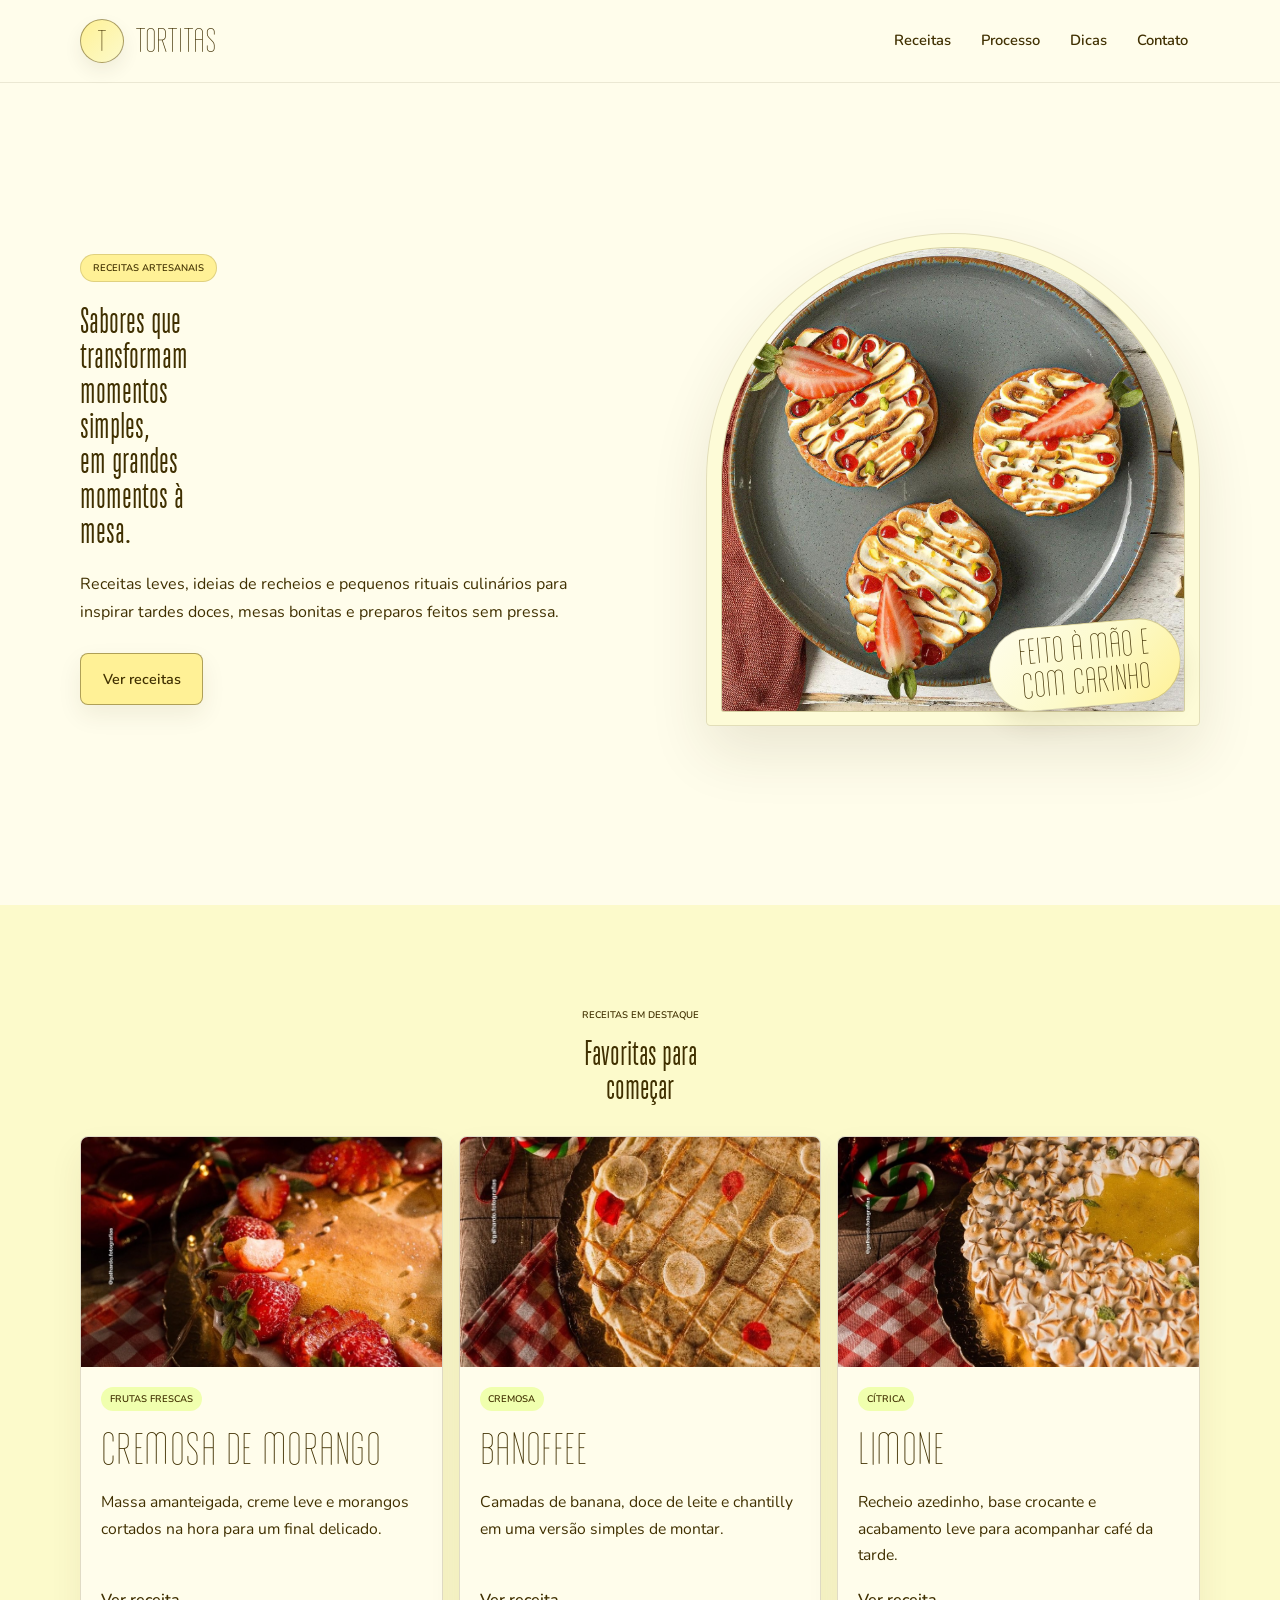
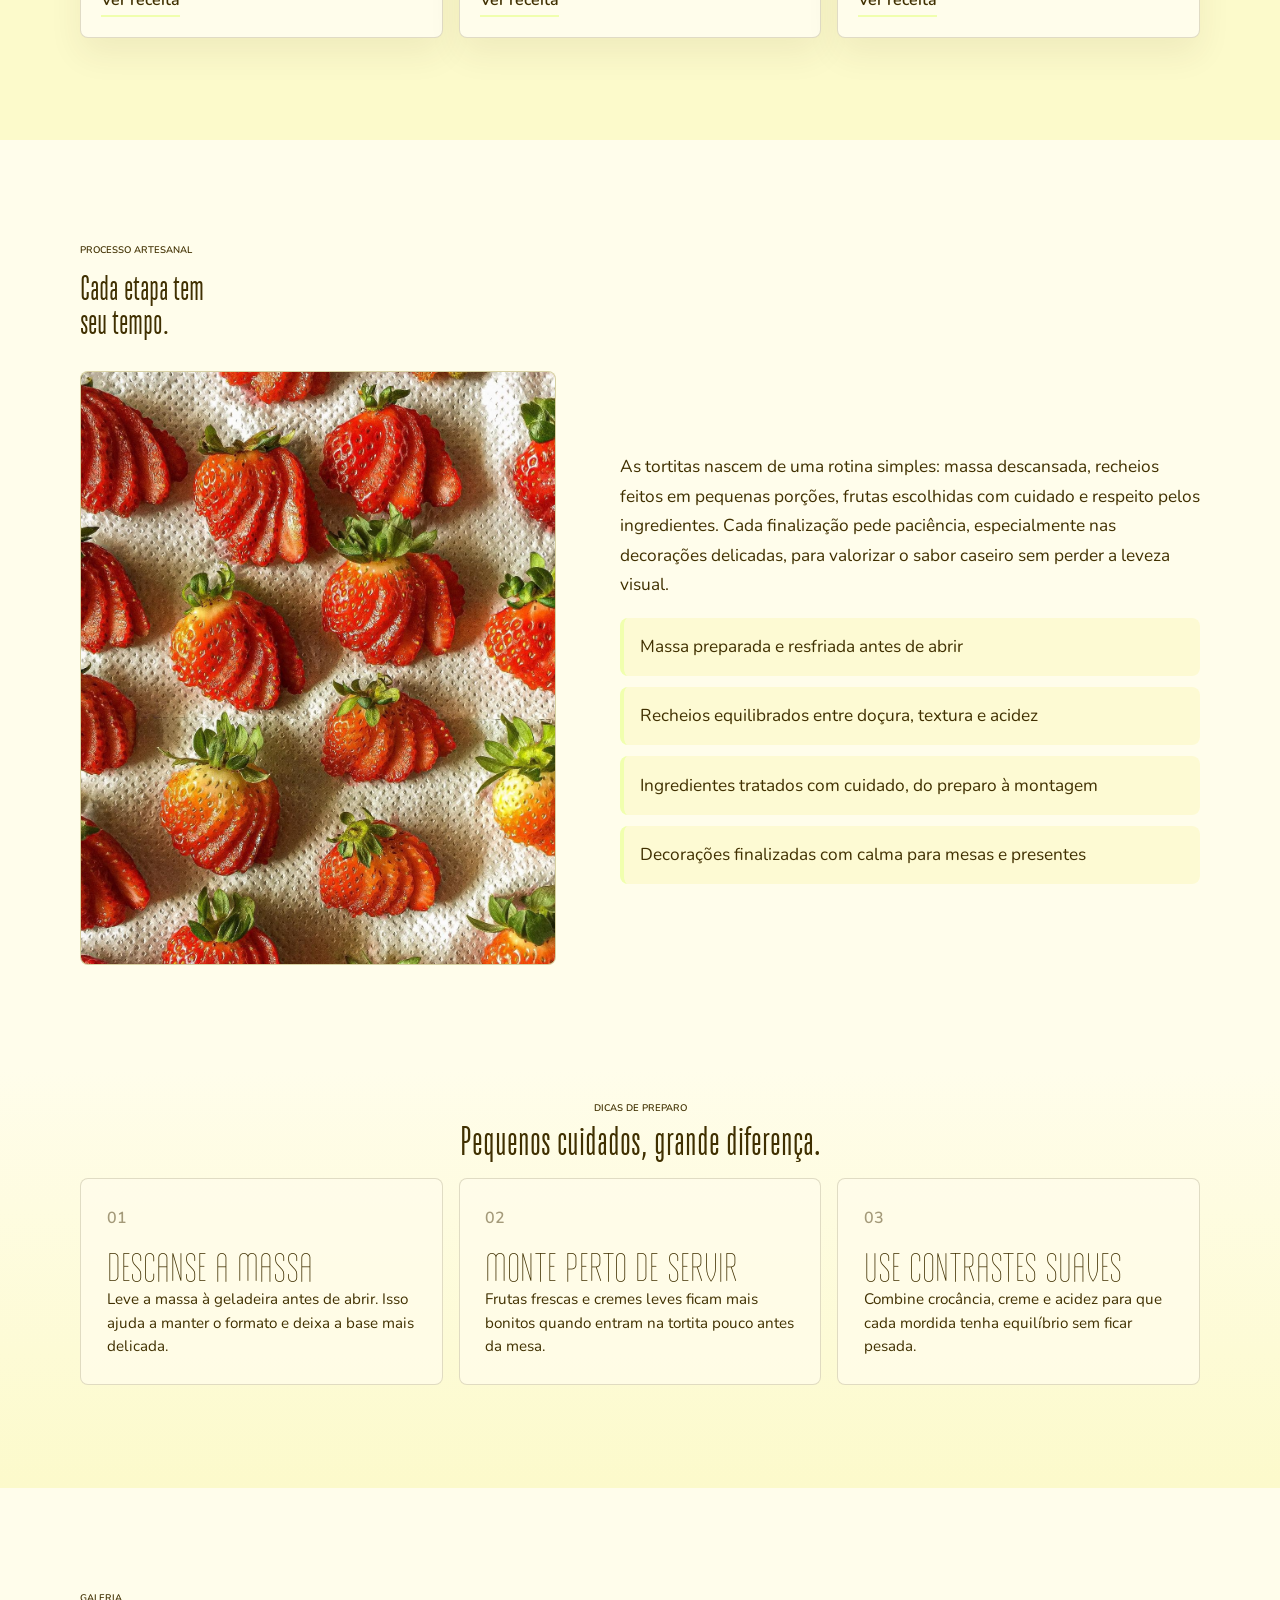
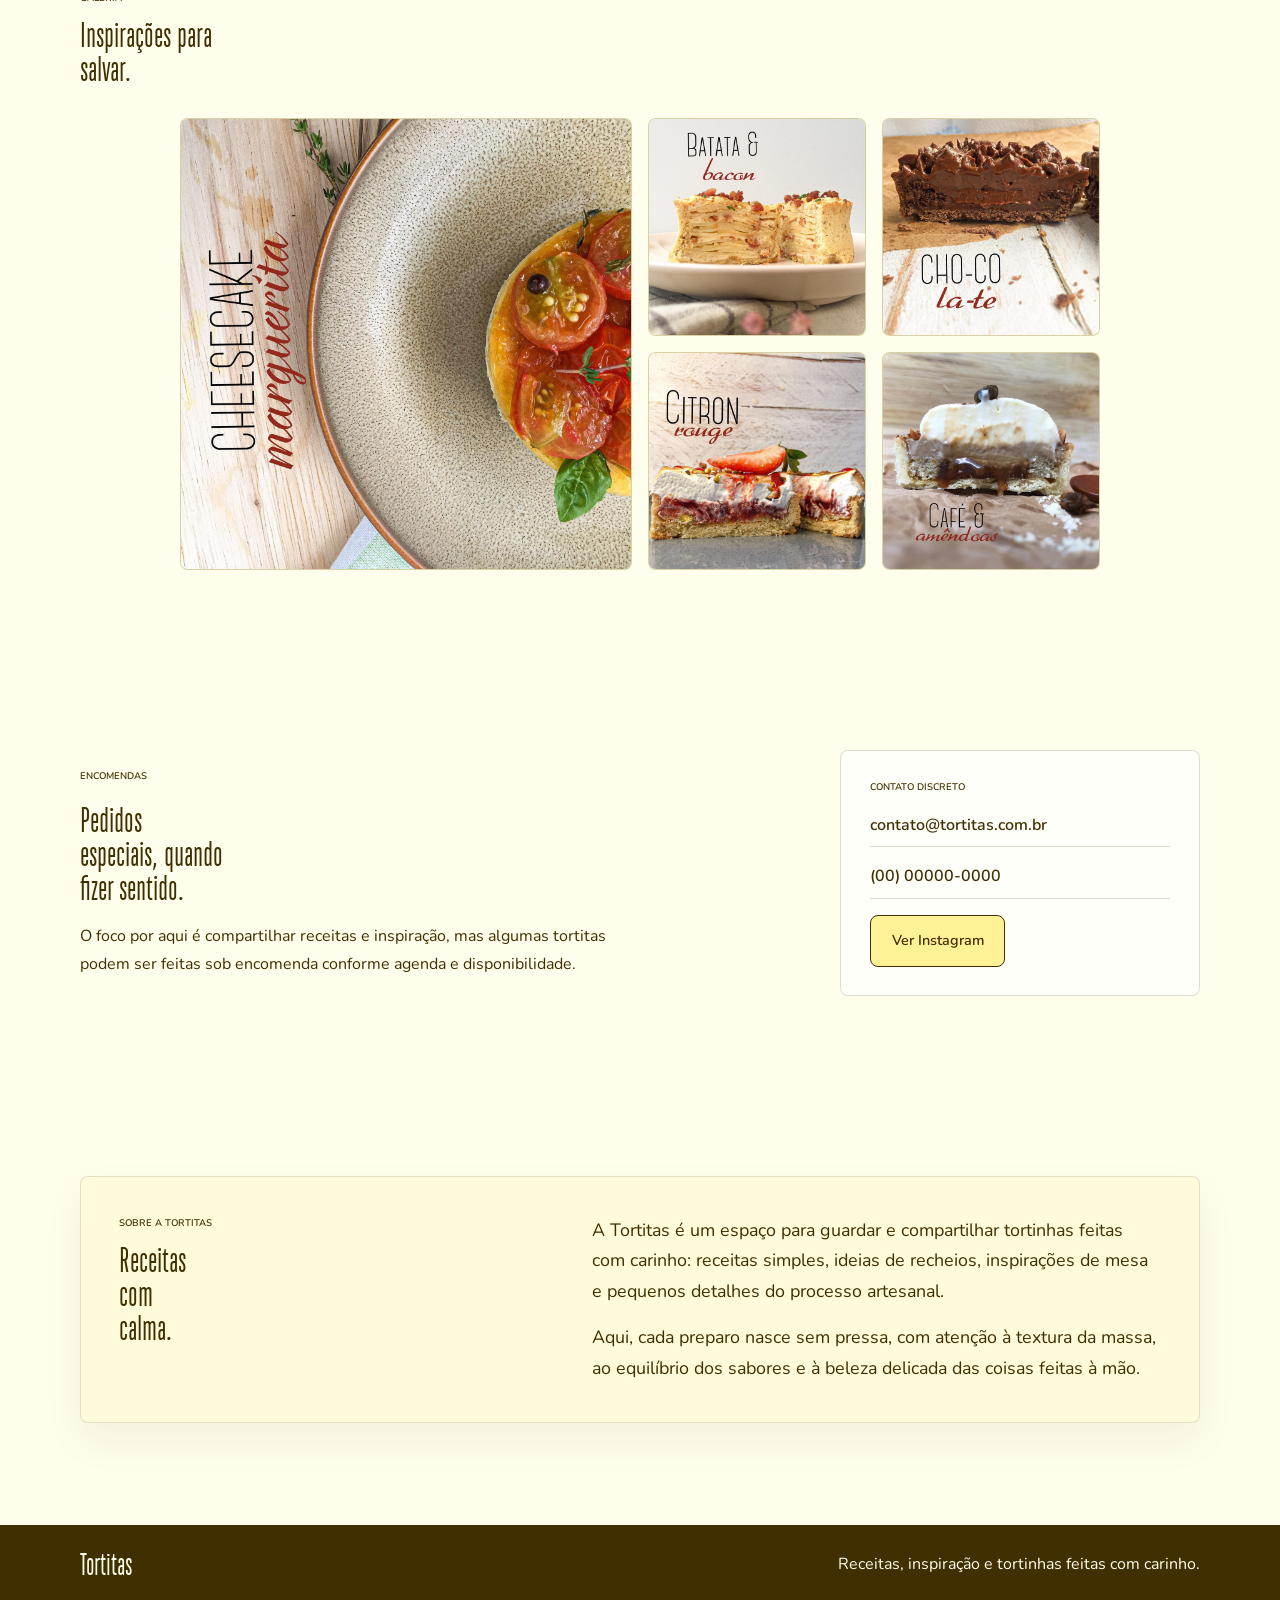
<file: index.html>
<!DOCTYPE html>
<html lang="pt-BR">
<head>
  <meta charset="UTF-8">
  <meta name="viewport" content="width=device-width, initial-scale=1.0">
  <meta name="description" content="Tortitas: receitas, inspiração e processos artesanais para tortinhas delicadas feitas em casa.">
  <link rel="icon" href="favicon.png">
  <title>Tortitas | Receitas artesanais</title>
  <link rel="stylesheet" href="estilo/style.css">
</head>
<body>
  <header class="site-header">
    <nav class="navbar" aria-label="Navegação principal">
      <a class="brand" href="#inicio" aria-label="Tortitas - início">
        <span class="brand-mark" aria-hidden="true">T</span>
        <span class="brand-name">Tortitas</span>
      </a>

      <ul class="nav-menu">
        <li><a href="receitas.html">Receitas</a></li>
        <li><a href="#processo">Processo</a></li>
        <li><a href="#dicas">Dicas</a></li>
        <li><a href="#contato">Contato</a></li>
      </ul>
    </nav>
  </header>

  <main>
    <section class="hero section" id="inicio" aria-labelledby="hero-title">
      <div class="hero-content">
        <p class="eyebrow">receitas artesanais</p>
        <h1 id="hero-title">Sabores que transformam momentos simples, <br>em grandes momentos à mesa.</h1>
        <p class="hero-text">
          Receitas leves, ideias de recheios e pequenos rituais culinários para inspirar
          tardes doces, mesas bonitas e preparos feitos sem pressa.
        </p>
        <a class="button button-primary" href="receitas.html">Ver receitas</a>
      </div>

      <div class="hero-visual" aria-label="Espaço reservado para foto principal de tortitas">
        <img class="hero-image image-placeholder-large" src="images/principal1.jpg" alt="Tortitas artesanais em uma mesa delicada">
        <p class="decorative-note">Feito à mão e com carinho</p>
      </div>
    </section>

    <section class="recipes section" id="receitas" aria-labelledby="recipes-title">
      <div class="section-heading section-heading-centered">
        <p class="eyebrow">receitas em destaque</p>
        <h2 id="recipes-title">Favoritas para começar</h2>
      </div>

      <div class="recipe-grid">
        <article class="recipe-card">
          <figure class="card-image">
            <img class="card-image-morango" src="images/cremosamorango (2).jpg" alt="Tortita cremosa de morango">
          </figure>
          <div class="card-content">
            <p class="card-meta">frutas frescas</p>
            <h3><a href="receitas/cremosademorango.html">Cremosa de Morango</a></h3>
            <p>Massa amanteigada, creme leve e morangos cortados na hora para um final delicado.</p>
            <a class="text-link" href="receitas/cremosademorango.html">Ver receita</a>
          </div>
        </article>

        <article class="recipe-card">
          <figure class="card-image">
            <img src="images/banoffeec.jpg" alt="Tortita banoffee com banana e doce de leite">
          </figure>
          <div class="card-content">
            <p class="card-meta">cremosa</p>
            <h3><a href="receitas/banoffee.html">Banoffee</a></h3>
            <p>Camadas de banana, doce de leite e chantilly em uma versão simples de montar.</p>
            <a class="text-link" href="receitas/banoffee.html">Ver receita</a>
          </div>
        </article>

        <article class="recipe-card">
          <figure class="card-image">
            <img src="images/limonec.jpg" alt="Tortita Limone com merengue tostado">
          </figure>
          <div class="card-content">
            <p class="card-meta">cítrica</p>
            <h3><a href="receitas/limone.html">Limone</a></h3>
            <p>Recheio azedinho, base crocante e acabamento leve para acompanhar café da tarde.</p>
            <a class="text-link" href="receitas/limone.html">Ver receita</a>
          </div>
        </article>
      </div>
    </section>

    <section class="process section" id="processo" aria-labelledby="process-title">
      <div class="section-heading">
        <p class="eyebrow">processo artesanal</p>
        <h2 id="process-title">Cada etapa tem seu tempo.</h2>
      </div>

      <div class="process-grid">
        <figure class="process-image">
          <img src="images/moranguinhos.jpg" alt="Morangos frescos preparados com cuidado para tortitas artesanais">
        </figure>

        <div class="process-copy">
          <p>
            As tortitas nascem de uma rotina simples: massa descansada, recheios feitos em pequenas
            porções, frutas escolhidas com cuidado e respeito pelos ingredientes. Cada finalização
            pede paciência, especialmente nas decorações delicadas, para valorizar o sabor caseiro
            sem perder a leveza visual.
          </p>

          <ul class="feature-list">
            <li>Massa preparada e resfriada antes de abrir</li>
            <li>Recheios equilibrados entre doçura, textura e acidez</li>
            <li>Ingredientes tratados com cuidado, do preparo à montagem</li>
            <li>Decorações finalizadas com calma para mesas e presentes</li>
          </ul>
        </div>
      </div>
    </section>

    <section class="tips section" id="dicas" aria-labelledby="tips-title">
      <div class="section-heading section-heading-centered">
        <p class="eyebrow">dicas de preparo</p>
        <h2 id="tips-title">Pequenos cuidados, grande diferença.</h2>
      </div>

      <div class="tips-list">
        <article class="tip-item">
          <span class="tip-number">01</span>
          <h3>Descanse a massa</h3>
          <p>Leve a massa à geladeira antes de abrir. Isso ajuda a manter o formato e deixa a base mais delicada.</p>
        </article>

        <article class="tip-item">
          <span class="tip-number">02</span>
          <h3>Monte perto de servir</h3>
          <p>Frutas frescas e cremes leves ficam mais bonitos quando entram na tortita pouco antes da mesa.</p>
        </article>

        <article class="tip-item">
          <span class="tip-number">03</span>
          <h3>Use contrastes suaves</h3>
          <p>Combine crocância, creme e acidez para que cada mordida tenha equilíbrio sem ficar pesada.</p>
        </article>
      </div>
    </section>

    <section class="gallery section" aria-labelledby="gallery-title">
      <div class="section-heading">
        <p class="eyebrow">galeria</p>
        <h2 id="gallery-title">Inspirações para salvar.</h2>
      </div>

      <div class="gallery-grid">
        <figure class="gallery-item gallery-item-feature">
          <img src="images/inspiracao7.jpg" alt="Inspiração delicada de doces artesanais">
        </figure>
        <figure class="gallery-item">
          <img class="gallery-image-contain" src="images/inspiracao4.jpg" alt="Detalhe delicado de receita Tortitas">
        </figure>
        <figure class="gallery-item">
          <img src="images/inspiracao5.jpg" alt="Inspiração de preparo artesanal">
        </figure>
        <figure class="gallery-item">
          <img src="images/inspiracao6.jpg" alt="Mesa com inspiração de tortitas">
        </figure>
        <figure class="gallery-item">
          <img src="images/inspiracao3.png" alt="Inspiração artesanal Tortitas">
        </figure>
      </div>
    </section>

    <section class="contact section" id="contato" aria-labelledby="contact-title">
      <div class="contact-content">
        <p class="eyebrow">encomendas</p>
        <h2 id="contact-title">Pedidos especiais, quando fizer sentido.</h2>
        <p>
          O foco por aqui é compartilhar receitas e inspiração, mas algumas tortitas podem ser feitas
          sob encomenda conforme agenda e disponibilidade.
        </p>
      </div>

      <div class="contact-card" aria-label="Informações de contato">
        <p class="contact-label">Contato discreto</p>
        <a href="mailto:contato@tortitas.com.br">contato@tortitas.com.br</a>
        <a href="tel:+550000000000">(00) 00000-0000</a>
        <a class="button button-secondary" href="https://www.instagram.com/tortitascuiaba/" target="_blank" rel="noreferrer">
          Ver Instagram
        </a>
      </div>
    </section>

    <section class="about section" id="sobre" aria-labelledby="about-title">
      <div class="about-card">
        <div class="section-heading">
          <p class="eyebrow">sobre a Tortitas</p>
          <h2 id="about-title">Receitas com calma.</h2>
        </div>

        <div class="about-text">
          <p>
            A Tortitas é um espaço para guardar e compartilhar tortinhas feitas com carinho:
            receitas simples, ideias de recheios, inspirações de mesa e pequenos detalhes do
            processo artesanal.
          </p>
          <p>
            Aqui, cada preparo nasce sem pressa, com atenção à textura da massa, ao equilíbrio
            dos sabores e à beleza delicada das coisas feitas à mão.
          </p>
        </div>
      </div>
    </section>
  </main>

  <footer class="site-footer">
    <p>Tortitas</p>
    <p>Receitas, inspiração e tortinhas feitas com carinho.</p>
  </footer>
</body>
</html>
</file>
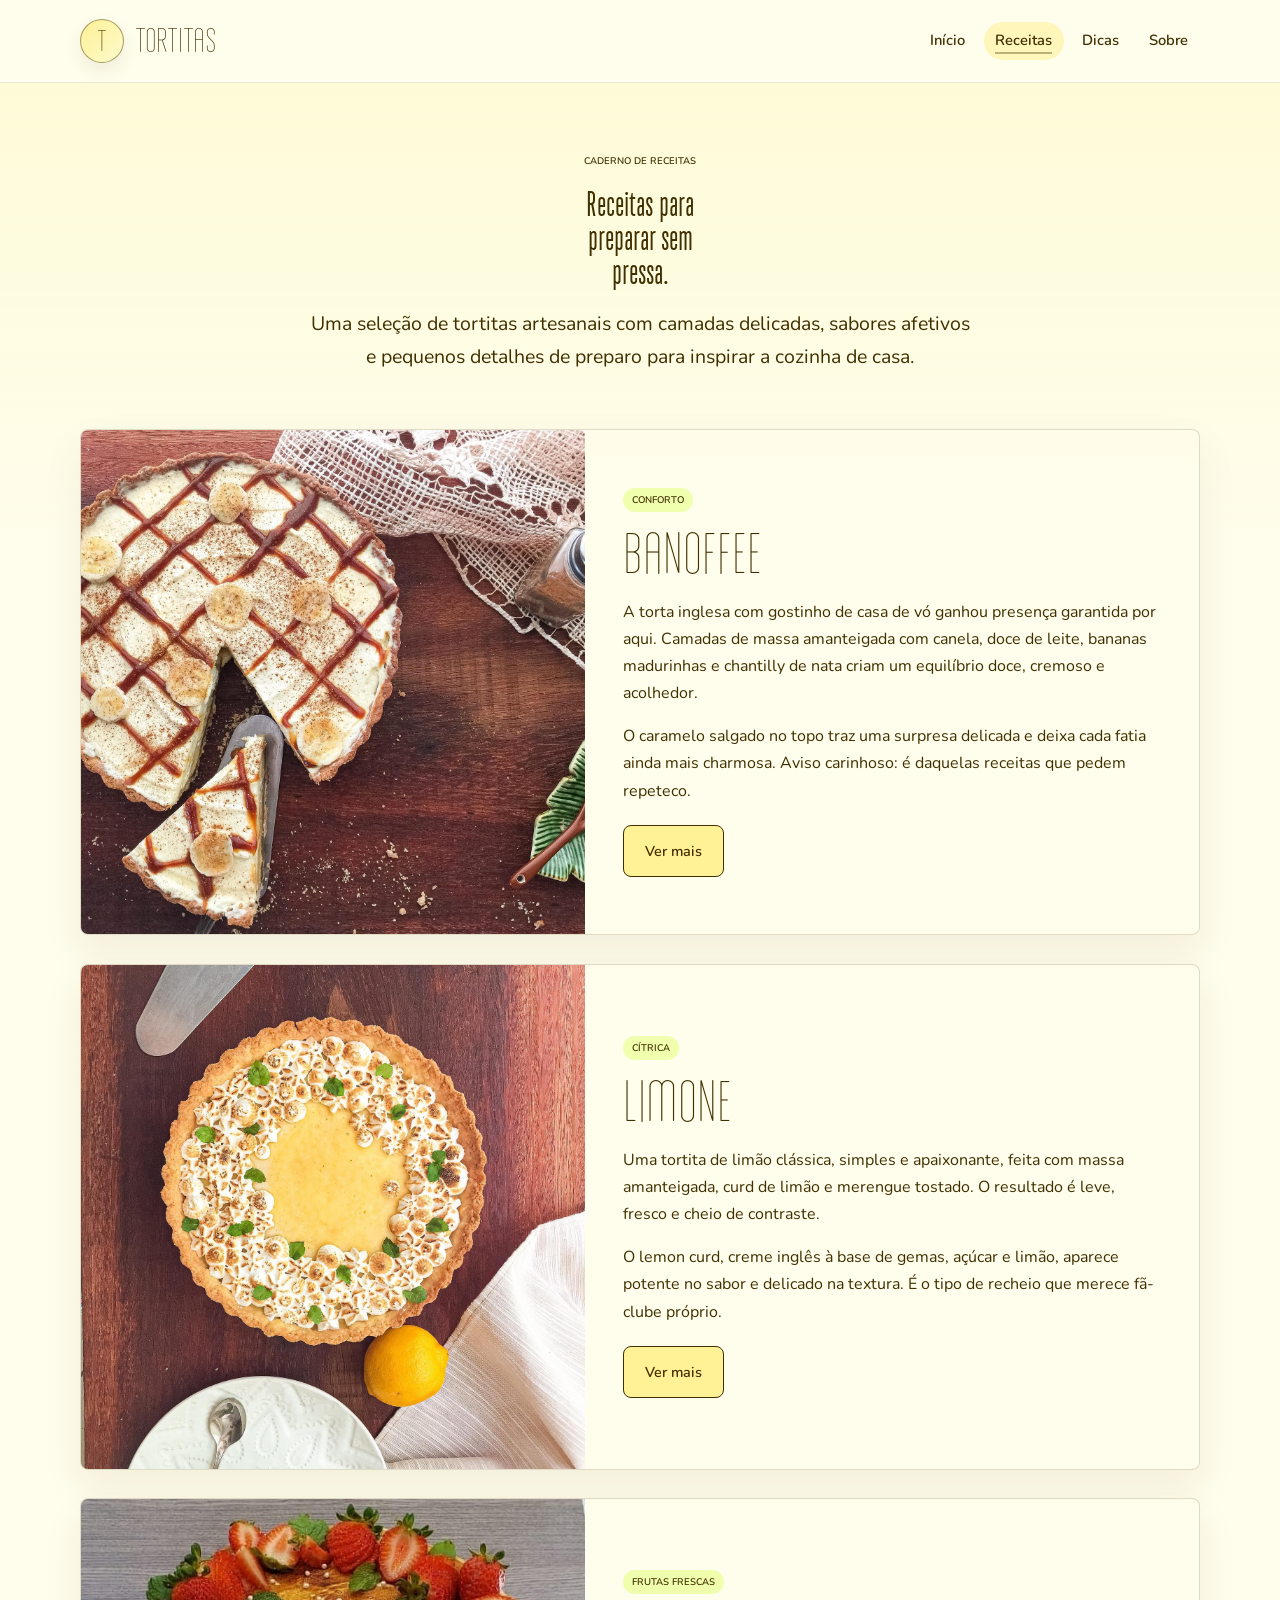
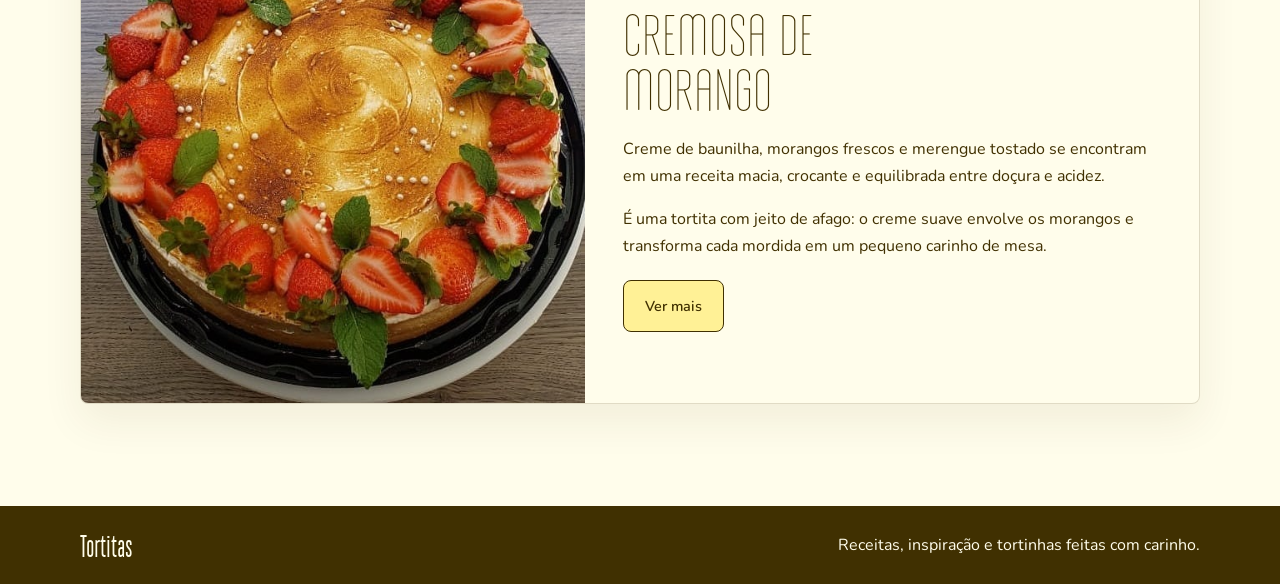
<file: receitas.html>
<!DOCTYPE html>
<html lang="pt-BR">
<head>
  <meta charset="UTF-8">
  <meta name="viewport" content="width=device-width, initial-scale=1.0">
  <meta name="description" content="Receitas artesanais da Tortitas: tortinhas delicadas, processos feitos com calma e inspiração culinária.">
  <title>Receitas | Tortitas</title>
  <link rel="stylesheet" href="estilo/style.css">
</head>
<body>
  <header class="site-header">
    <nav class="navbar" aria-label="Navegação principal">
      <a class="brand" href="index.html#inicio" aria-label="Tortitas - início">
        <span class="brand-mark" aria-hidden="true">T</span>
        <span class="brand-name">Tortitas</span>
      </a>

      <ul class="nav-menu">
        <li><a href="index.html#inicio">Início</a></li>
        <li><a href="receitas.html" aria-current="page">Receitas</a></li>
        <li><a href="index.html#dicas">Dicas</a></li>
        <li><a href="index.html#sobre">Sobre</a></li>
      </ul>
    </nav>
  </header>

  <main class="recipes-page">
    <section class="recipes-hero section" aria-labelledby="recipes-page-title">
      <p class="eyebrow">caderno de receitas</p>
      <h1 id="recipes-page-title">Receitas para preparar sem pressa.</h1>
      <p>
        Uma seleção de tortitas artesanais com camadas delicadas, sabores afetivos e pequenos
        detalhes de preparo para inspirar a cozinha de casa.
      </p>
    </section>

    <section class="recipe-collection section" aria-label="Lista de receitas Tortitas">
      <article class="editorial-recipe-card">
        <figure class="editorial-recipe-image">
          <img src="images/tbanoffee.jpg" alt="Tortita banoffee com banana, doce de leite e chantilly">
        </figure>

        <div class="editorial-recipe-content">
          <p class="card-meta">conforto</p>
          <h2><a href="receitas/banoffee.html">Banoffee</a></h2>
          <p>
            A torta inglesa com gostinho de casa de vó ganhou presença garantida por aqui.
            Camadas de massa amanteigada com canela, doce de leite, bananas madurinhas e
            chantilly de nata criam um equilíbrio doce, cremoso e acolhedor.
          </p>
          <p>
            O caramelo salgado no topo traz uma surpresa delicada e deixa cada fatia ainda
            mais charmosa. Aviso carinhoso: é daquelas receitas que pedem repeteco.
          </p>
          <a class="button button-secondary recipe-more-link" href="receitas/banoffee.html">Ver mais</a>
        </div>
      </article>

      <article class="editorial-recipe-card">
        <figure class="editorial-recipe-image">
          <img src="images/limone-receita.jpg" alt="Tortita de limão com merengue tostado">
        </figure>

        <div class="editorial-recipe-content">
          <p class="card-meta">cítrica</p>
          <h2><a href="receitas/limone.html">Limone</a></h2>
          <p>
            Uma tortita de limão clássica, simples e apaixonante, feita com massa amanteigada,
            curd de limão e merengue tostado. O resultado é leve, fresco e cheio de contraste.
          </p>
          <p>
            O lemon curd, creme inglês à base de gemas, açúcar e limão, aparece potente no
            sabor e delicado na textura. É o tipo de recheio que merece fã-clube próprio.
          </p>
          <a class="button button-secondary recipe-more-link" href="receitas/limone.html">Ver mais</a>
        </div>
      </article>

      <article class="editorial-recipe-card">
        <figure class="editorial-recipe-image">
          <img src="images/cremosamorango.jpg" alt="Tortita cremosa de morango com merengue tostado">
        </figure>

        <div class="editorial-recipe-content">
          <p class="card-meta">frutas frescas</p>
          <h2><a href="receitas/morango.html">Cremosa de morango</a></h2>
          <p>
            Creme de baunilha, morangos frescos e merengue tostado se encontram em uma receita
            macia, crocante e equilibrada entre doçura e acidez.
          </p>
          <p>
            É uma tortita com jeito de afago: o creme suave envolve os morangos e transforma
            cada mordida em um pequeno carinho de mesa.
          </p>
          <a class="button button-secondary recipe-more-link" href="receitas/morango.html">Ver mais</a>
        </div>
      </article>
    </section>
  </main>

  <footer class="site-footer">
    <p>Tortitas</p>
    <p>Receitas, inspiração e tortinhas feitas com carinho.</p>
  </footer>
</body>
</html>
</file>
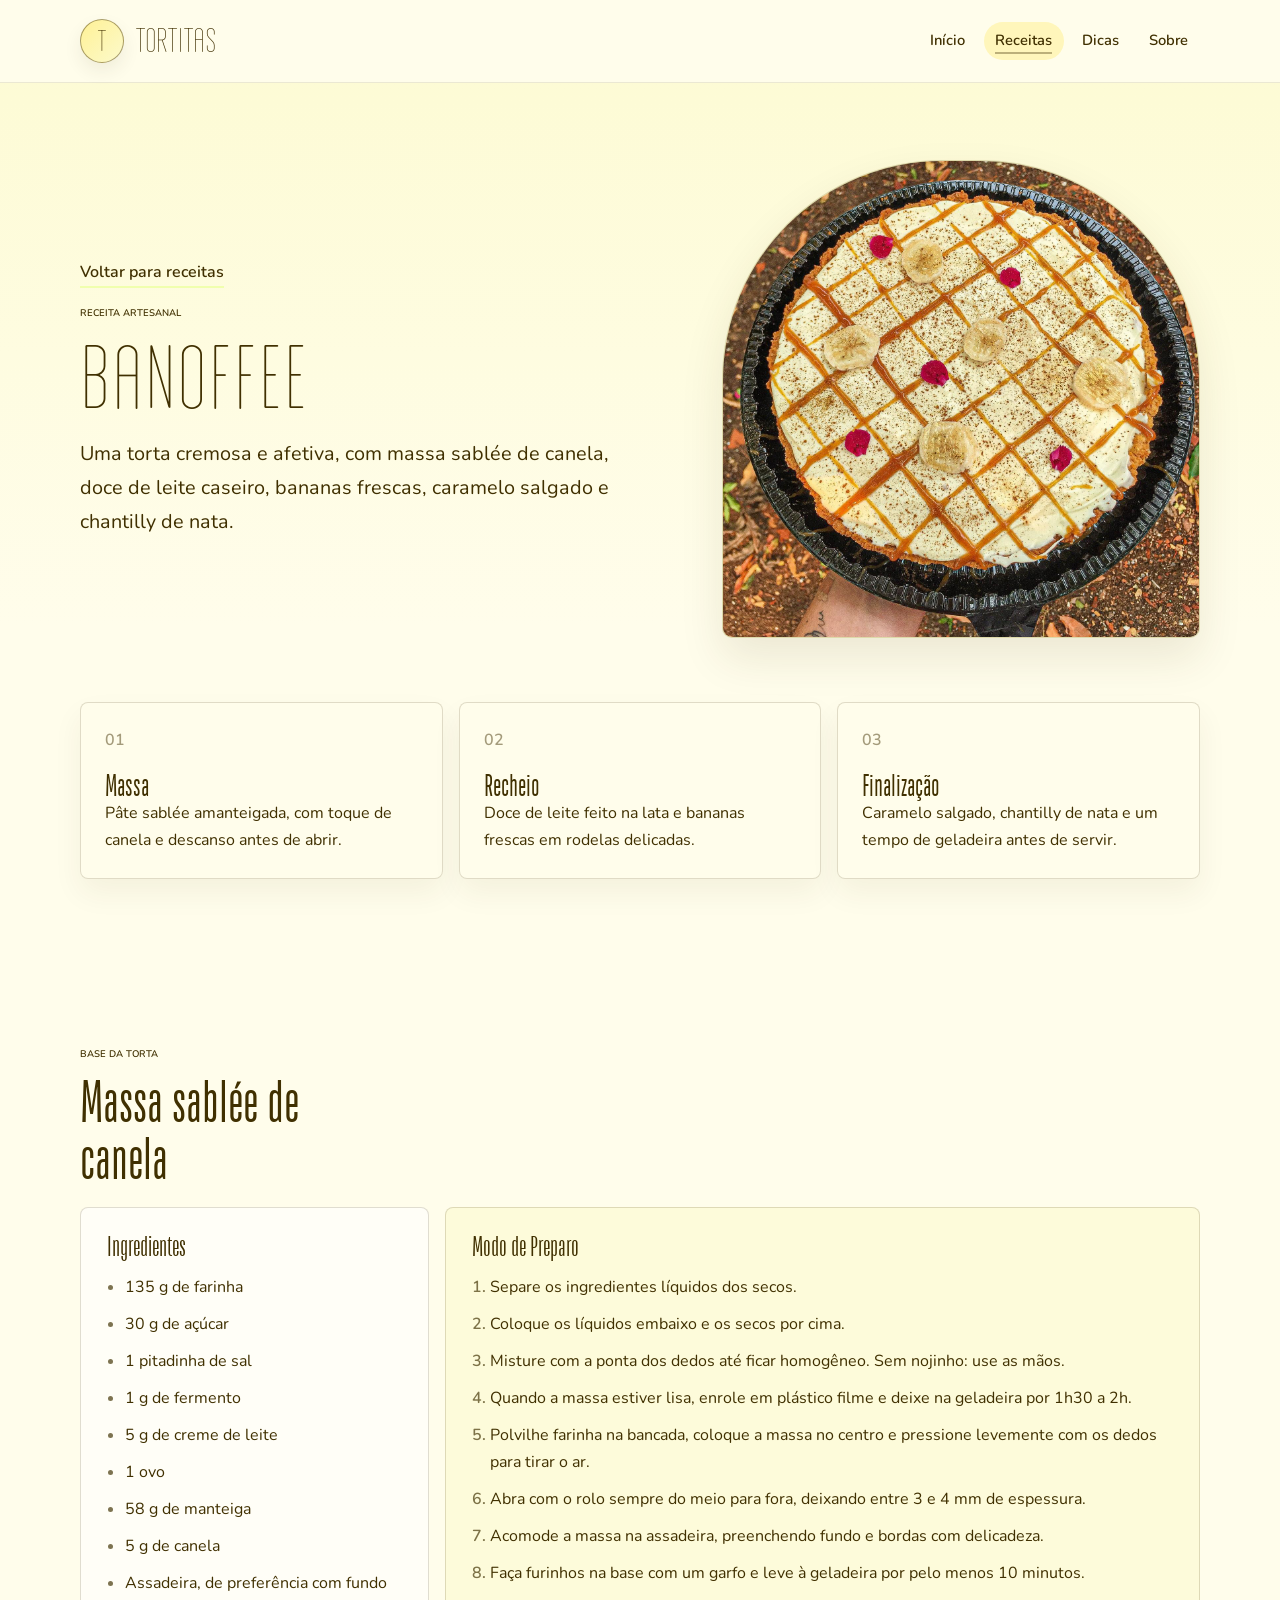
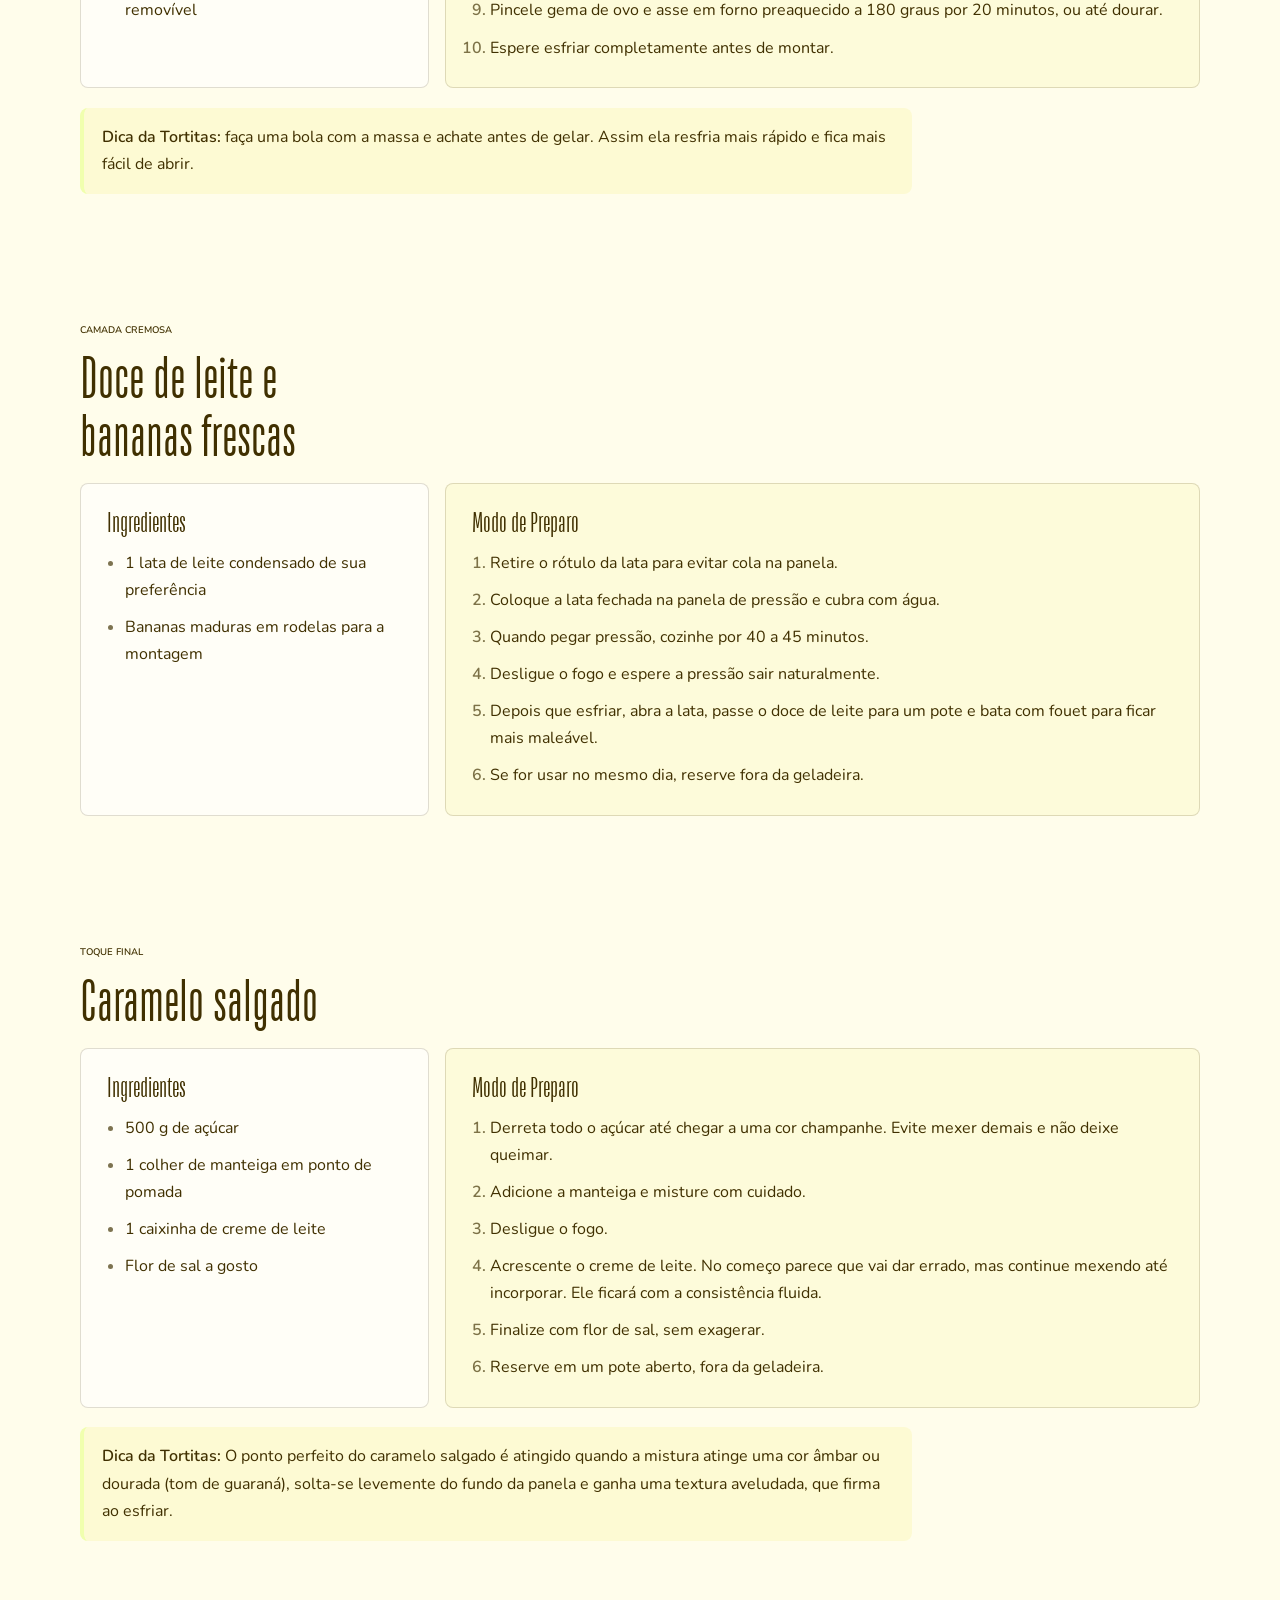
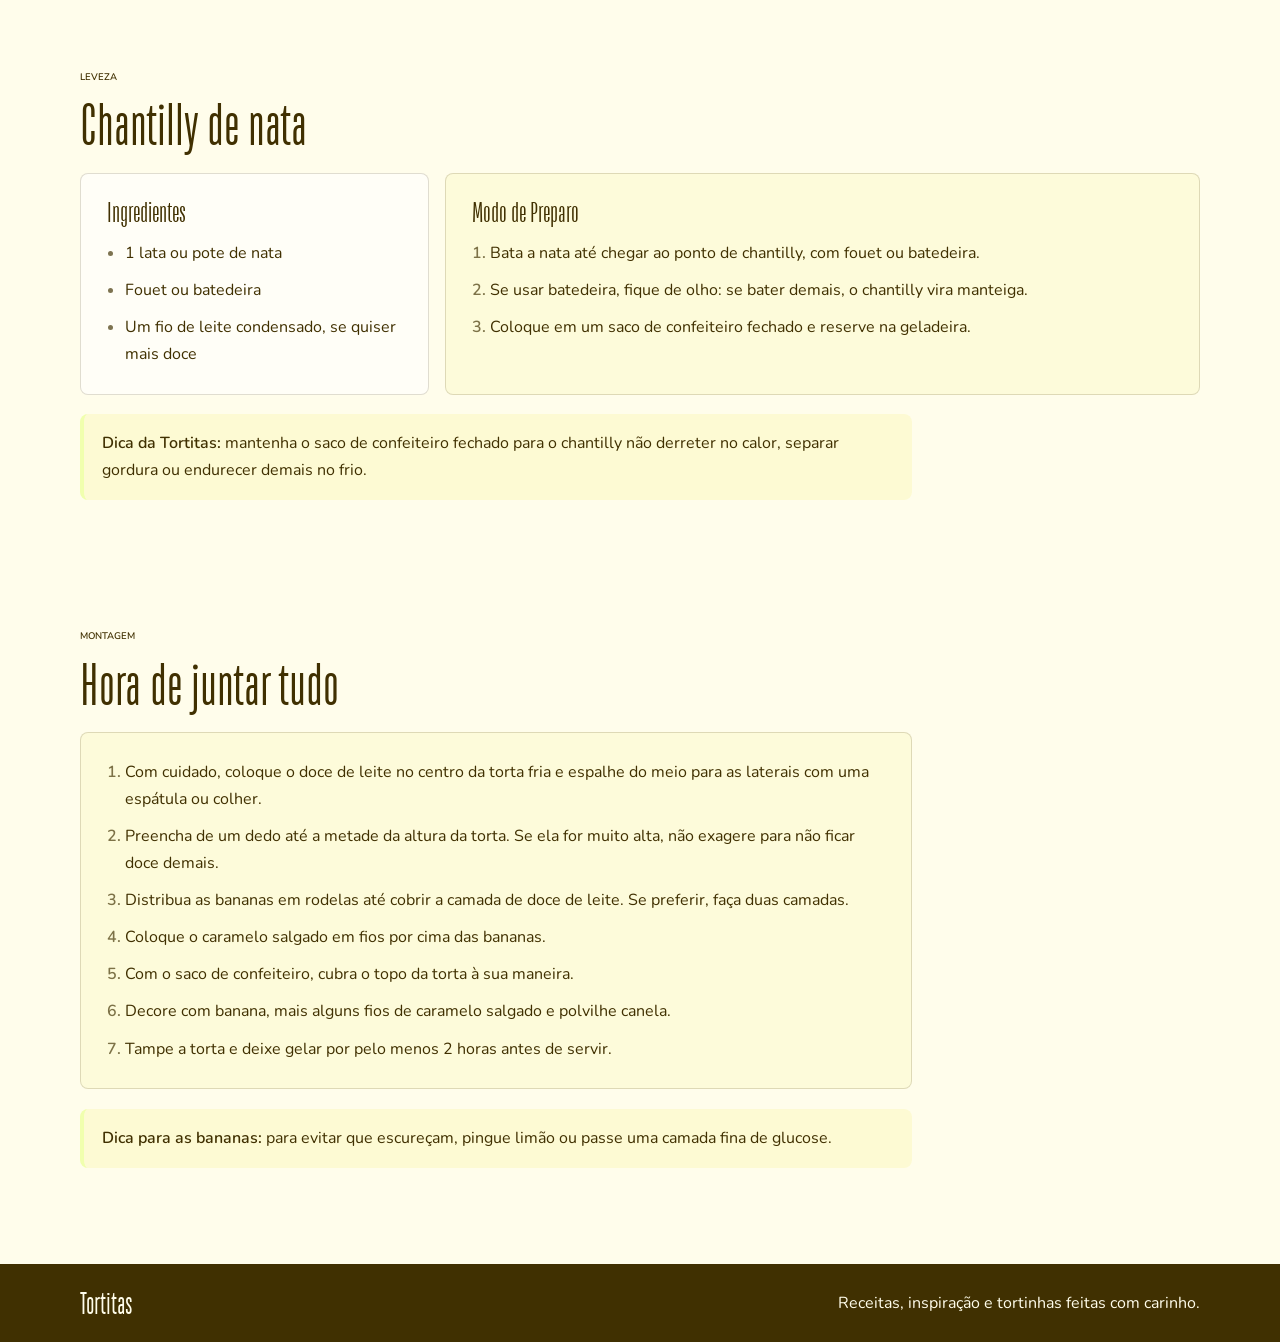
<file: receitas/banoffee.html>
<!DOCTYPE html>
<html lang="pt-BR">
<head>
  <meta charset="UTF-8">
  <meta name="viewport" content="width=device-width, initial-scale=1.0">
  <meta name="description" content="Receita artesanal de Banoffee da Tortitas, com massa sablée, doce de leite, bananas, caramelo salgado e chantilly de nata.">
  <title>Banoffee | Tortitas</title>
  <link rel="stylesheet" href="../estilo/style.css">
</head>
<body>
  <header class="site-header">
    <nav class="navbar" aria-label="Navegação principal">
      <a class="brand" href="../index.html#inicio" aria-label="Tortitas - início">
        <span class="brand-mark" aria-hidden="true">T</span>
        <span class="brand-name">Tortitas</span>
      </a>

      <ul class="nav-menu">
        <li><a href="../index.html#inicio">Início</a></li>
        <li><a href="../receitas.html" aria-current="page">Receitas</a></li>
        <li><a href="../index.html#dicas">Dicas</a></li>
        <li><a href="../index.html#sobre">Sobre</a></li>
      </ul>
    </nav>
  </header>

  <main class="recipe-detail-page">
    <section class="recipe-detail-hero section" aria-labelledby="recipe-title">
      <div class="recipe-detail-copy">
        <a class="back-link" href="../receitas.html">Voltar para receitas</a>
        <p class="eyebrow">receita artesanal</p>
        <h1 id="recipe-title">Banoffee</h1>
        <p>
          Uma torta cremosa e afetiva, com massa sablée de canela, doce de leite caseiro,
          bananas frescas, caramelo salgado e chantilly de nata.
        </p>
      </div>

      <figure class="recipe-detail-image">
        <img src="../images/banoffee-receita.jpg" alt="Banoffee artesanal com doce de leite, banana e chantilly">
      </figure>
    </section>

    <section class="recipe-overview section" aria-label="Resumo da receita">
      <article>
        <span class="tip-number">01</span>
        <h2>Massa</h2>
        <p>Pâte sablée amanteigada, com toque de canela e descanso antes de abrir.</p>
      </article>

      <article>
        <span class="tip-number">02</span>
        <h2>Recheio</h2>
        <p>Doce de leite feito na lata e bananas frescas em rodelas delicadas.</p>
      </article>

      <article>
        <span class="tip-number">03</span>
        <h2>Finalização</h2>
        <p>Caramelo salgado, chantilly de nata e um tempo de geladeira antes de servir.</p>
      </article>
    </section>

    <section class="recipe-section section" aria-labelledby="massa-title">
      <div class="recipe-section-heading">
        <p class="eyebrow">base da torta</p>
        <h2 id="massa-title">Massa sablée de canela</h2>
      </div>

      <div class="recipe-block-grid">
        <article class="recipe-panel">
          <h3>Ingredientes</h3>
          <ul>
            <li>135 g de farinha</li>
            <li>30 g de açúcar</li>
            <li>1 pitadinha de sal</li>
            <li>1 g de fermento</li>
            <li>5 g de creme de leite</li>
            <li>1 ovo</li>
            <li>58 g de manteiga</li>
            <li>5 g de canela</li>
            <li>Assadeira, de preferência com fundo removível</li>
          </ul>
        </article>

        <article class="recipe-panel recipe-panel-wide">
          <h3>Modo de Preparo</h3>
          <ol>
            <li>Separe os ingredientes líquidos dos secos.</li>
            <li>Coloque os líquidos embaixo e os secos por cima.</li>
            <li>Misture com a ponta dos dedos até ficar homogêneo. Sem nojinho: use as mãos.</li>
            <li>Quando a massa estiver lisa, enrole em plástico filme e deixe na geladeira por 1h30 a 2h.</li>
            <li>Polvilhe farinha na bancada, coloque a massa no centro e pressione levemente com os dedos para tirar o ar.</li>
            <li>Abra com o rolo sempre do meio para fora, deixando entre 3 e 4 mm de espessura.</li>
            <li>Acomode a massa na assadeira, preenchendo fundo e bordas com delicadeza.</li>
            <li>Faça furinhos na base com um garfo e leve à geladeira por pelo menos 10 minutos.</li>
            <li>Pincele gema de ovo e asse em forno preaquecido a 180 graus por 20 minutos, ou até dourar.</li>
            <li>Espere esfriar completamente antes de montar.</li>
          </ol>
        </article>
      </div>

      <aside class="recipe-note">
        <strong>Dica da Tortitas:</strong> faça uma bola com a massa e achate antes de gelar. Assim ela resfria mais rápido e fica mais fácil de abrir.
      </aside>
    </section>

    <section class="recipe-section section" aria-labelledby="recheio-title">
      <div class="recipe-section-heading">
        <p class="eyebrow">camada cremosa</p>
        <h2 id="recheio-title">Doce de leite e bananas frescas</h2>
      </div>

      <div class="recipe-block-grid">
        <article class="recipe-panel">
          <h3>Ingredientes</h3>
          <ul>
            <li>1 lata de leite condensado de sua preferência</li>
            <li>Bananas maduras em rodelas para a montagem</li>
          </ul>
        </article>

        <article class="recipe-panel recipe-panel-wide">
          <h3>Modo de Preparo</h3>
          <ol>
            <li>Retire o rótulo da lata para evitar cola na panela.</li>
            <li>Coloque a lata fechada na panela de pressão e cubra com água.</li>
            <li>Quando pegar pressão, cozinhe por 40 a 45 minutos.</li>
            <li>Desligue o fogo e espere a pressão sair naturalmente.</li>
            <li>Depois que esfriar, abra a lata, passe o doce de leite para um pote e bata com fouet para ficar mais maleável.</li>
            <li>Se for usar no mesmo dia, reserve fora da geladeira.</li>
          </ol>
        </article>
      </div>
    </section>

    <section class="recipe-section section" aria-labelledby="caramelo-title">
      <div class="recipe-section-heading">
        <p class="eyebrow">toque final</p>
        <h2 id="caramelo-title">Caramelo salgado</h2>
      </div>

      <div class="recipe-block-grid">
        <article class="recipe-panel">
          <h3>Ingredientes</h3>
          <ul>
            <li>500 g de açúcar</li>
            <li>1 colher de manteiga em ponto de pomada</li>
            <li>1 caixinha de creme de leite</li>
            <li>Flor de sal a gosto</li>
          </ul>
        </article>

        <article class="recipe-panel recipe-panel-wide">
          <h3>Modo de Preparo</h3>
          <ol>
            <li>Derreta todo o açúcar até chegar a uma cor champanhe. Evite mexer demais e não deixe queimar.</li>
            <li>Adicione a manteiga e misture com cuidado.</li>
            <li>Desligue o fogo.</li>
            <li>Acrescente o creme de leite. No começo parece que vai dar errado, mas continue mexendo até incorporar. Ele ficará com a consistência fluida.</li>
            <li>Finalize com flor de sal, sem exagerar.</li>
            <li>Reserve em um pote aberto, fora da geladeira.</li>
          </ol>
        </article>
      </div>
      <aside class="recipe-note">
        <strong>Dica da Tortitas:</strong> O ponto perfeito do caramelo salgado é atingido quando a mistura atinge uma cor âmbar ou dourada (tom de guaraná), solta-se levemente do fundo da panela e ganha uma textura aveludada, que firma ao esfriar.
      </aside>
    </section>

    <section class="recipe-section section" aria-labelledby="chantilly-title">
      <div class="recipe-section-heading">
        <p class="eyebrow">leveza</p>
        <h2 id="chantilly-title">Chantilly de nata</h2>
      </div>

      <div class="recipe-block-grid">
        <article class="recipe-panel">
          <h3>Ingredientes</h3>
          <ul>
            <li>1 lata ou pote de nata</li>
            <li>Fouet ou batedeira</li>
            <li>Um fio de leite condensado, se quiser mais doce</li>
          </ul>
        </article>

        <article class="recipe-panel recipe-panel-wide">
          <h3>Modo de Preparo</h3>
          <ol>
            <li>Bata a nata até chegar ao ponto de chantilly, com fouet ou batedeira.</li>
            <li>Se usar batedeira, fique de olho: se bater demais, o chantilly vira manteiga.</li>
            <li>Coloque em um saco de confeiteiro fechado e reserve na geladeira.</li>
          </ol>
        </article>
      </div>

      <aside class="recipe-note">
        <strong>Dica da Tortitas:</strong> mantenha o saco de confeiteiro fechado para o chantilly não derreter no calor, separar gordura ou endurecer demais no frio.
      </aside>
    </section>

    <section class="recipe-section recipe-section-feature section" aria-labelledby="montagem-title">
      <div class="recipe-section-heading">
        <p class="eyebrow">montagem</p>
        <h2 id="montagem-title">Hora de juntar tudo</h2>
      </div>

      <article class="recipe-panel recipe-panel-full">
        <ol>
          <li>Com cuidado, coloque o doce de leite no centro da torta fria e espalhe do meio para as laterais com uma espátula ou colher.</li>
          <li>Preencha de um dedo até a metade da altura da torta. Se ela for muito alta, não exagere para não ficar doce demais.</li>
          <li>Distribua as bananas em rodelas até cobrir a camada de doce de leite. Se preferir, faça duas camadas.</li>
          <li>Coloque o caramelo salgado em fios por cima das bananas.</li>
          <li>Com o saco de confeiteiro, cubra o topo da torta à sua maneira.</li>
          <li>Decore com banana, mais alguns fios de caramelo salgado e polvilhe canela.</li>
          <li>Tampe a torta e deixe gelar por pelo menos 2 horas antes de servir.</li>
        </ol>
      </article>

      <aside class="recipe-note">
        <strong>Dica para as bananas:</strong> para evitar que escureçam, pingue limão ou passe uma camada fina de glucose.
      </aside>
    </section>
  </main>

  <footer class="site-footer">
    <p>Tortitas</p>
    <p>Receitas, inspiração e tortinhas feitas com carinho.</p>
  </footer>
</body>
</html>
</file>
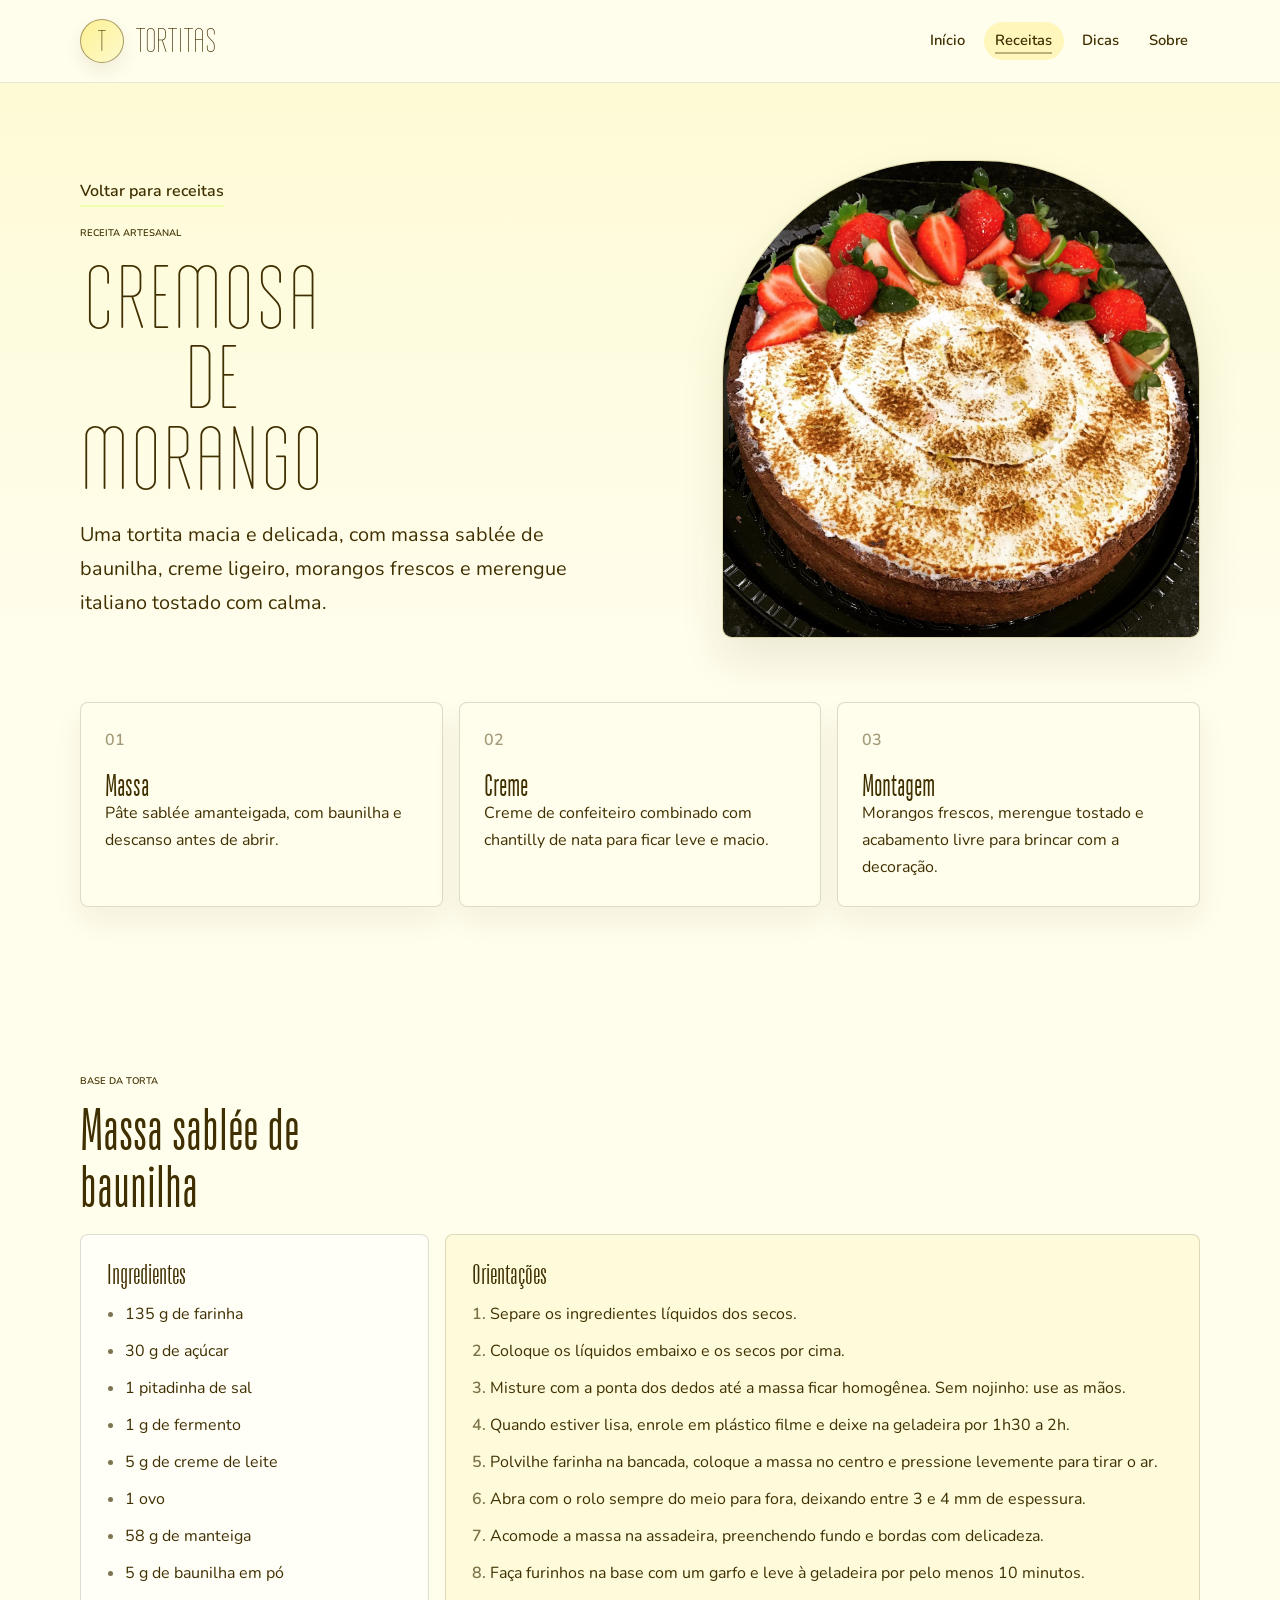
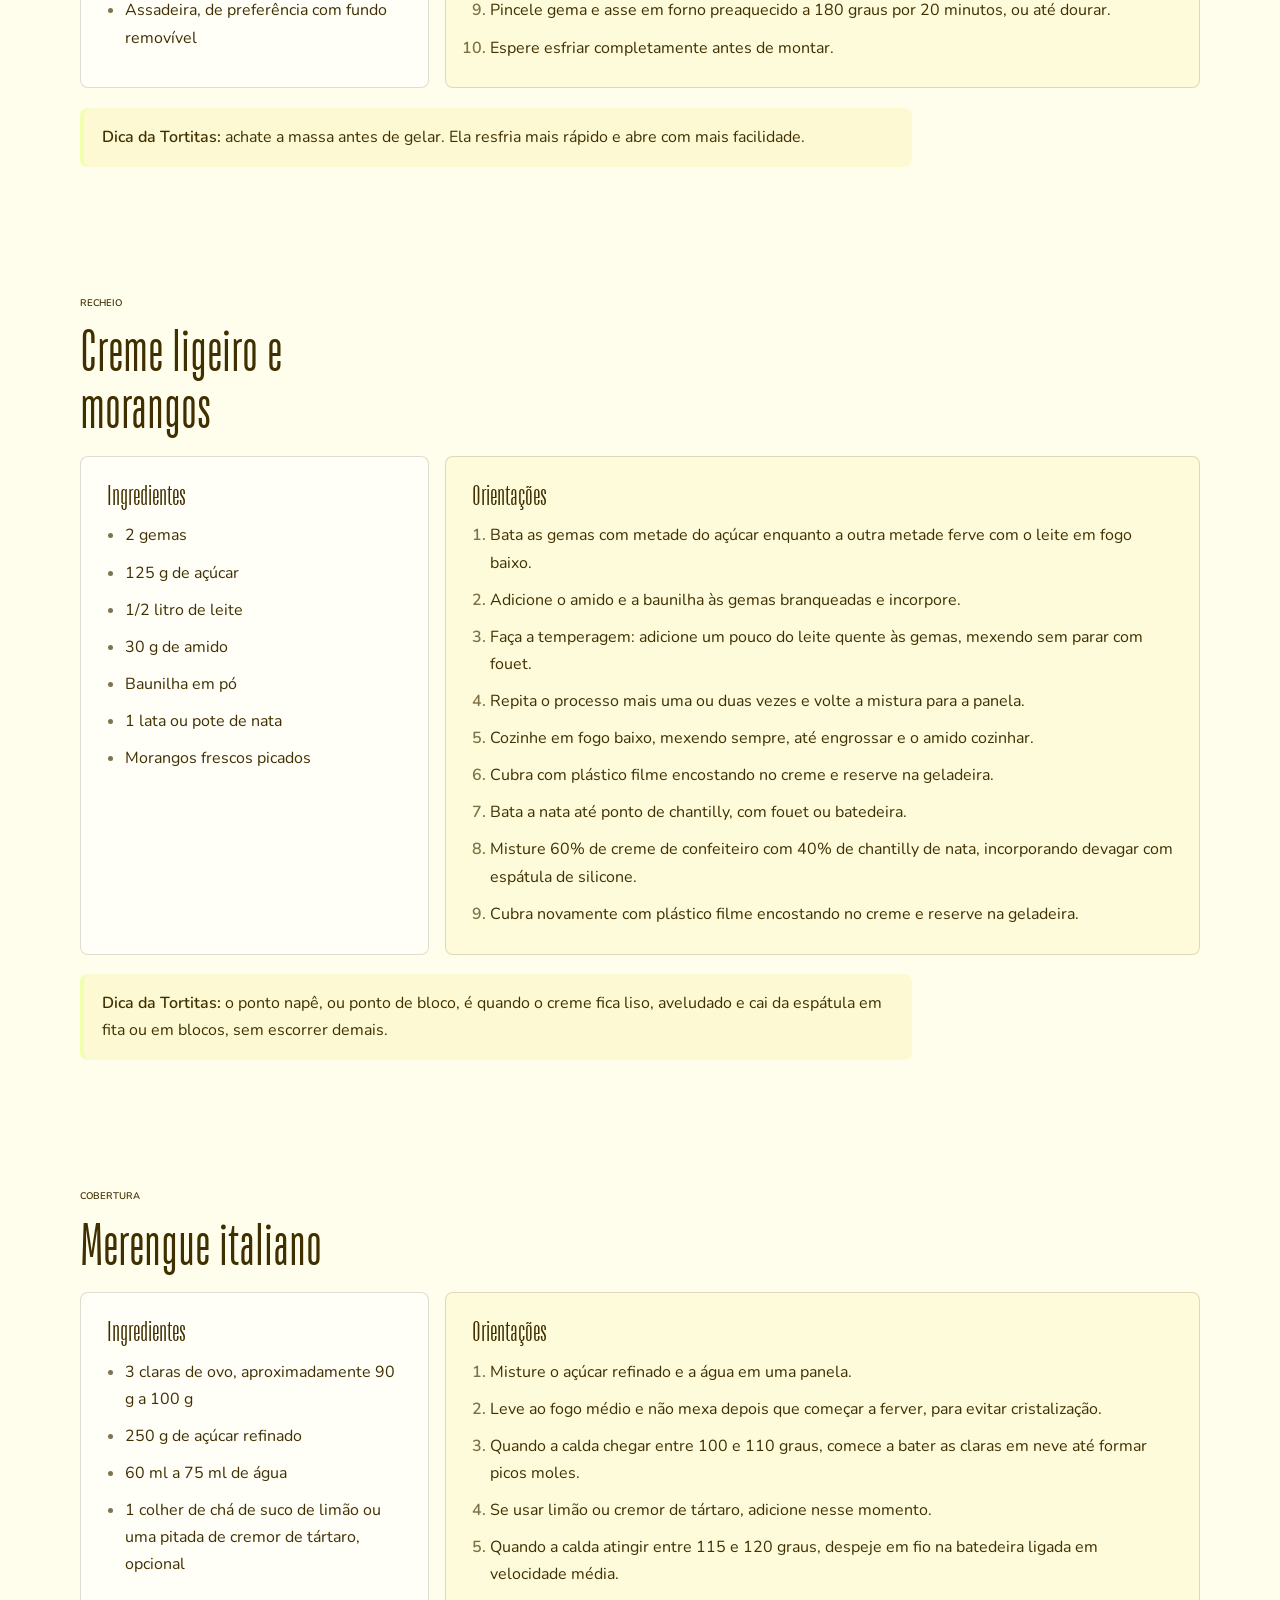
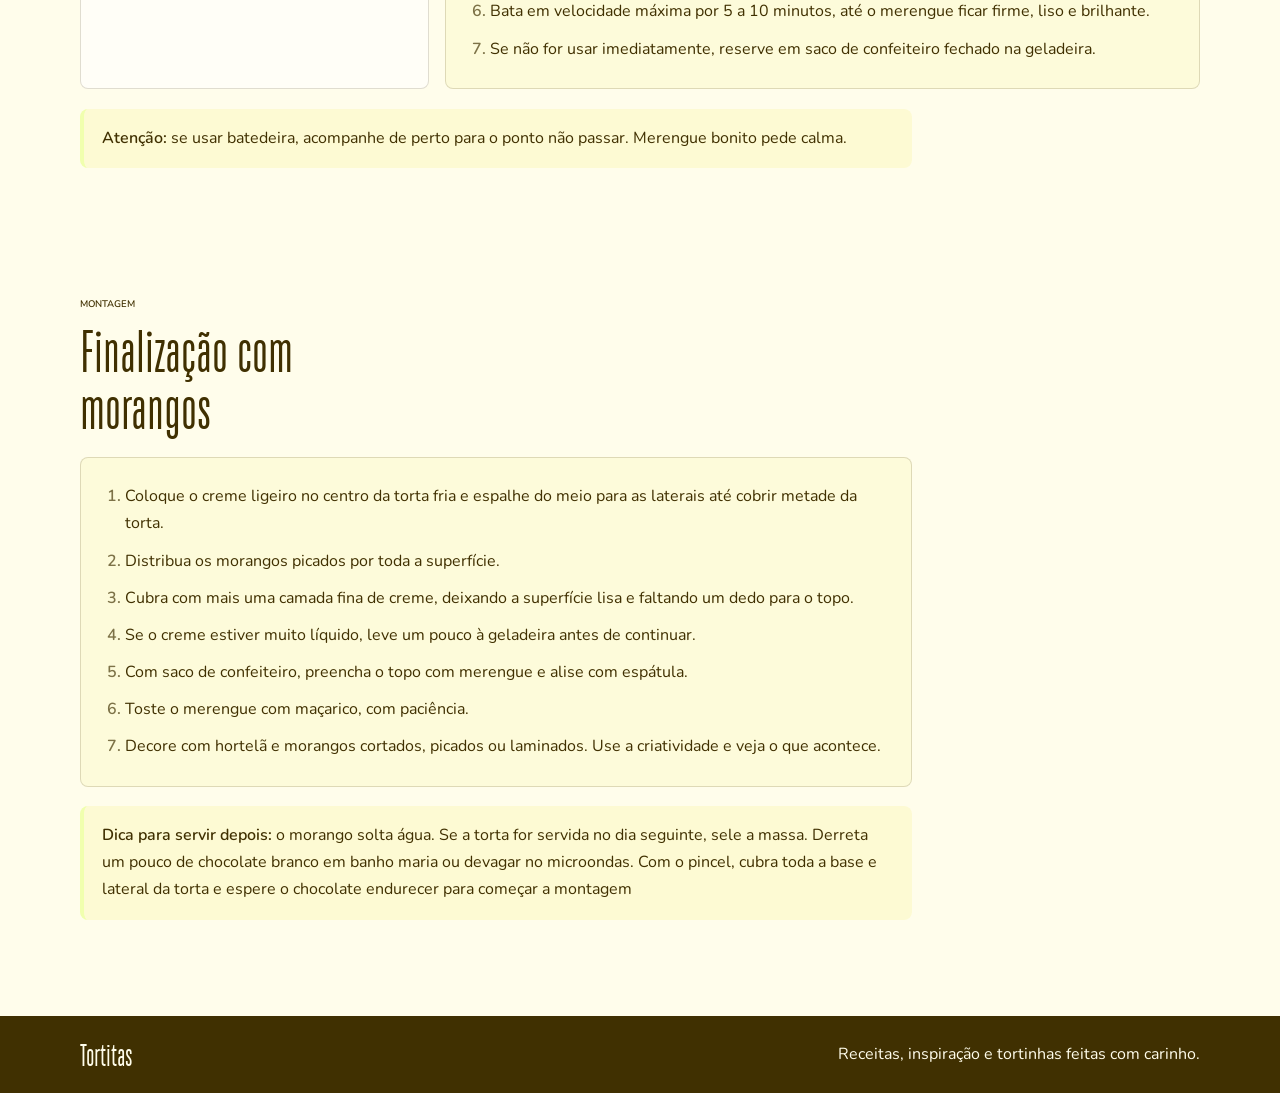
<file: receitas/cremosademorango.html>
<!DOCTYPE html>
<html lang="pt-BR">
<head>
  <meta charset="UTF-8">
  <meta name="viewport" content="width=device-width, initial-scale=1.0">
  <meta name="description" content="Receita artesanal da Cremosa de Morango da Tortitas, com massa sablée, creme ligeiro, morangos frescos e merengue italiano.">
  <title>Cremosa de Morango | Tortitas</title>
  <link rel="stylesheet" href="../estilo/style.css">
</head>
<body>
  <header class="site-header">
    <nav class="navbar" aria-label="Navegação principal">
      <a class="brand" href="../index.html#inicio" aria-label="Tortitas - início">
        <span class="brand-mark" aria-hidden="true">T</span>
        <span class="brand-name">Tortitas</span>
      </a>

      <ul class="nav-menu">
        <li><a href="../index.html#inicio">Início</a></li>
        <li><a href="../receitas.html" aria-current="page">Receitas</a></li>
        <li><a href="../index.html#dicas">Dicas</a></li>
        <li><a href="../index.html#sobre">Sobre</a></li>
      </ul>
    </nav>
  </header>

  <main class="recipe-detail-page">
    <section class="recipe-detail-hero section" aria-labelledby="recipe-title">
      <div class="recipe-detail-copy">
        <a class="back-link" href="../receitas.html">Voltar para receitas</a>
        <p class="eyebrow">receita artesanal</p>
        <h1 class="strawberry-title" id="recipe-title">
          <span>Cremosa</span>
          <span>de</span>
          <span>Morango</span>
        </h1>
        <p>
          Uma tortita macia e delicada, com massa sablée de baunilha, creme ligeiro,
          morangos frescos e merengue italiano tostado com calma.
        </p>
      </div>

      <figure class="recipe-detail-image">
        <img src="../images/morango-receita.jpg" alt="Tortita cremosa de morango com merengue tostado">
      </figure>
    </section>

    <section class="recipe-overview section" aria-label="Resumo da receita">
      <article>
        <span class="tip-number">01</span>
        <h2>Massa</h2>
        <p>Pâte sablée amanteigada, com baunilha e descanso antes de abrir.</p>
      </article>

      <article>
        <span class="tip-number">02</span>
        <h2>Creme</h2>
        <p>Creme de confeiteiro combinado com chantilly de nata para ficar leve e macio.</p>
      </article>

      <article>
        <span class="tip-number">03</span>
        <h2>Montagem</h2>
        <p>Morangos frescos, merengue tostado e acabamento livre para brincar com a decoração.</p>
      </article>
    </section>

    <section class="recipe-section section" aria-labelledby="massa-title">
      <div class="recipe-section-heading">
        <p class="eyebrow">base da torta</p>
        <h2 id="massa-title">Massa sablée de baunilha</h2>
      </div>

      <div class="recipe-block-grid">
        <article class="recipe-panel">
          <h3>Ingredientes</h3>
          <ul>
            <li>135 g de farinha</li>
            <li>30 g de açúcar</li>
            <li>1 pitadinha de sal</li>
            <li>1 g de fermento</li>
            <li>5 g de creme de leite</li>
            <li>1 ovo</li>
            <li>58 g de manteiga</li>
            <li>5 g de baunilha em pó</li>
            <li>Assadeira, de preferência com fundo removível</li>
          </ul>
        </article>

        <article class="recipe-panel recipe-panel-wide">
          <h3>Orientações</h3>
          <ol>
            <li>Separe os ingredientes líquidos dos secos.</li>
            <li>Coloque os líquidos embaixo e os secos por cima.</li>
            <li>Misture com a ponta dos dedos até a massa ficar homogênea. Sem nojinho: use as mãos.</li>
            <li>Quando estiver lisa, enrole em plástico filme e deixe na geladeira por 1h30 a 2h.</li>
            <li>Polvilhe farinha na bancada, coloque a massa no centro e pressione levemente para tirar o ar.</li>
            <li>Abra com o rolo sempre do meio para fora, deixando entre 3 e 4 mm de espessura.</li>
            <li>Acomode a massa na assadeira, preenchendo fundo e bordas com delicadeza.</li>
            <li>Faça furinhos na base com um garfo e leve à geladeira por pelo menos 10 minutos.</li>
            <li>Pincele gema e asse em forno preaquecido a 180 graus por 20 minutos, ou até dourar.</li>
            <li>Espere esfriar completamente antes de montar.</li>
          </ol>
        </article>
      </div>

      <aside class="recipe-note">
        <strong>Dica da Tortitas:</strong> achate a massa antes de gelar. Ela resfria mais rápido e abre com mais facilidade.
      </aside>
    </section>

    <section class="recipe-section section" aria-labelledby="creme-title">
      <div class="recipe-section-heading">
        <p class="eyebrow">recheio</p>
        <h2 id="creme-title">Creme ligeiro e morangos</h2>
      </div>

      <div class="recipe-block-grid">
        <article class="recipe-panel">
          <h3>Ingredientes</h3>
          <ul>
            <li>2 gemas</li>
            <li>125 g de açúcar</li>
            <li>1/2 litro de leite</li>
            <li>30 g de amido</li>
            <li>Baunilha em pó</li>
            <li>1 lata ou pote de nata</li>
            <li>Morangos frescos picados</li>
          </ul>
        </article>

        <article class="recipe-panel recipe-panel-wide">
          <h3>Orientações</h3>
          <ol>
            <li>Bata as gemas com metade do açúcar enquanto a outra metade ferve com o leite em fogo baixo.</li>
            <li>Adicione o amido e a baunilha às gemas branqueadas e incorpore.</li>
            <li>Faça a temperagem: adicione um pouco do leite quente às gemas, mexendo sem parar com fouet.</li>
            <li>Repita o processo mais uma ou duas vezes e volte a mistura para a panela.</li>
            <li>Cozinhe em fogo baixo, mexendo sempre, até engrossar e o amido cozinhar.</li>
            <li>Cubra com plástico filme encostando no creme e reserve na geladeira.</li>
            <li>Bata a nata até ponto de chantilly, com fouet ou batedeira.</li>
            <li>Misture 60% de creme de confeiteiro com 40% de chantilly de nata, incorporando devagar com espátula de silicone.</li>
            <li>Cubra novamente com plástico filme encostando no creme e reserve na geladeira.</li>
          </ol>
        </article>
      </div>

      <aside class="recipe-note">
        <strong>Dica da Tortitas:</strong> o ponto napê, ou ponto de bloco, é quando o creme fica liso, aveludado e cai da espátula em fita ou em blocos, sem escorrer demais.
      </aside>
    </section>

    <section class="recipe-section section" aria-labelledby="merengue-title">
      <div class="recipe-section-heading">
        <p class="eyebrow">cobertura</p>
        <h2 id="merengue-title">Merengue italiano</h2>
      </div>

      <div class="recipe-block-grid">
        <article class="recipe-panel">
          <h3>Ingredientes</h3>
          <ul>
            <li>3 claras de ovo, aproximadamente 90 g a 100 g</li>
            <li>250 g de açúcar refinado</li>
            <li>60 ml a 75 ml de água</li>
            <li>1 colher de chá de suco de limão ou uma pitada de cremor de tártaro, opcional</li>
          </ul>
        </article>

        <article class="recipe-panel recipe-panel-wide">
          <h3>Orientações</h3>
          <ol>
            <li>Misture o açúcar refinado e a água em uma panela.</li>
            <li>Leve ao fogo médio e não mexa depois que começar a ferver, para evitar cristalização.</li>
            <li>Quando a calda chegar entre 100 e 110 graus, comece a bater as claras em neve até formar picos moles.</li>
            <li>Se usar limão ou cremor de tártaro, adicione nesse momento.</li>
            <li>Quando a calda atingir entre 115 e 120 graus, despeje em fio na batedeira ligada em velocidade média.</li>
            <li>Bata em velocidade máxima por 5 a 10 minutos, até o merengue ficar firme, liso e brilhante.</li>
            <li>Se não for usar imediatamente, reserve em saco de confeiteiro fechado na geladeira.</li>
          </ol>
        </article>
      </div>

      <aside class="recipe-note">
        <strong>Atenção:</strong> se usar batedeira, acompanhe de perto para o ponto não passar. Merengue bonito pede calma.
      </aside>
    </section>

    <section class="recipe-section recipe-section-feature section" aria-labelledby="montagem-title">
      <div class="recipe-section-heading">
        <p class="eyebrow">montagem</p>
        <h2 id="montagem-title">Finalização com morangos</h2>
      </div>

      <article class="recipe-panel recipe-panel-full">
        <ol>
          <li>Coloque o creme ligeiro no centro da torta fria e espalhe do meio para as laterais até cobrir metade da torta.</li>
          <li>Distribua os morangos picados por toda a superfície.</li>
          <li>Cubra com mais uma camada fina de creme, deixando a superfície lisa e faltando um dedo para o topo.</li>
          <li>Se o creme estiver muito líquido, leve um pouco à geladeira antes de continuar.</li>
          <li>Com saco de confeiteiro, preencha o topo com merengue e alise com espátula.</li>
          <li>Toste o merengue com maçarico, com paciência.</li>
          <li>Decore com hortelã e morangos cortados, picados ou laminados. Use a criatividade e veja o que acontece.</li>
        </ol>
      </article>

      <aside class="recipe-note">
        <strong>Dica para servir depois:</strong> o morango solta água. Se a torta for servida no dia seguinte, sele a massa. Derreta um pouco de chocolate branco em banho maria ou devagar no microondas. Com o pincel, cubra toda a base e lateral da torta e espere o chocolate endurecer para começar a montagem
      </aside>
    </section>
  </main>

  <footer class="site-footer">
    <p>Tortitas</p>
    <p>Receitas, inspiração e tortinhas feitas com carinho.</p>
  </footer>
</body>
</html>
</file>
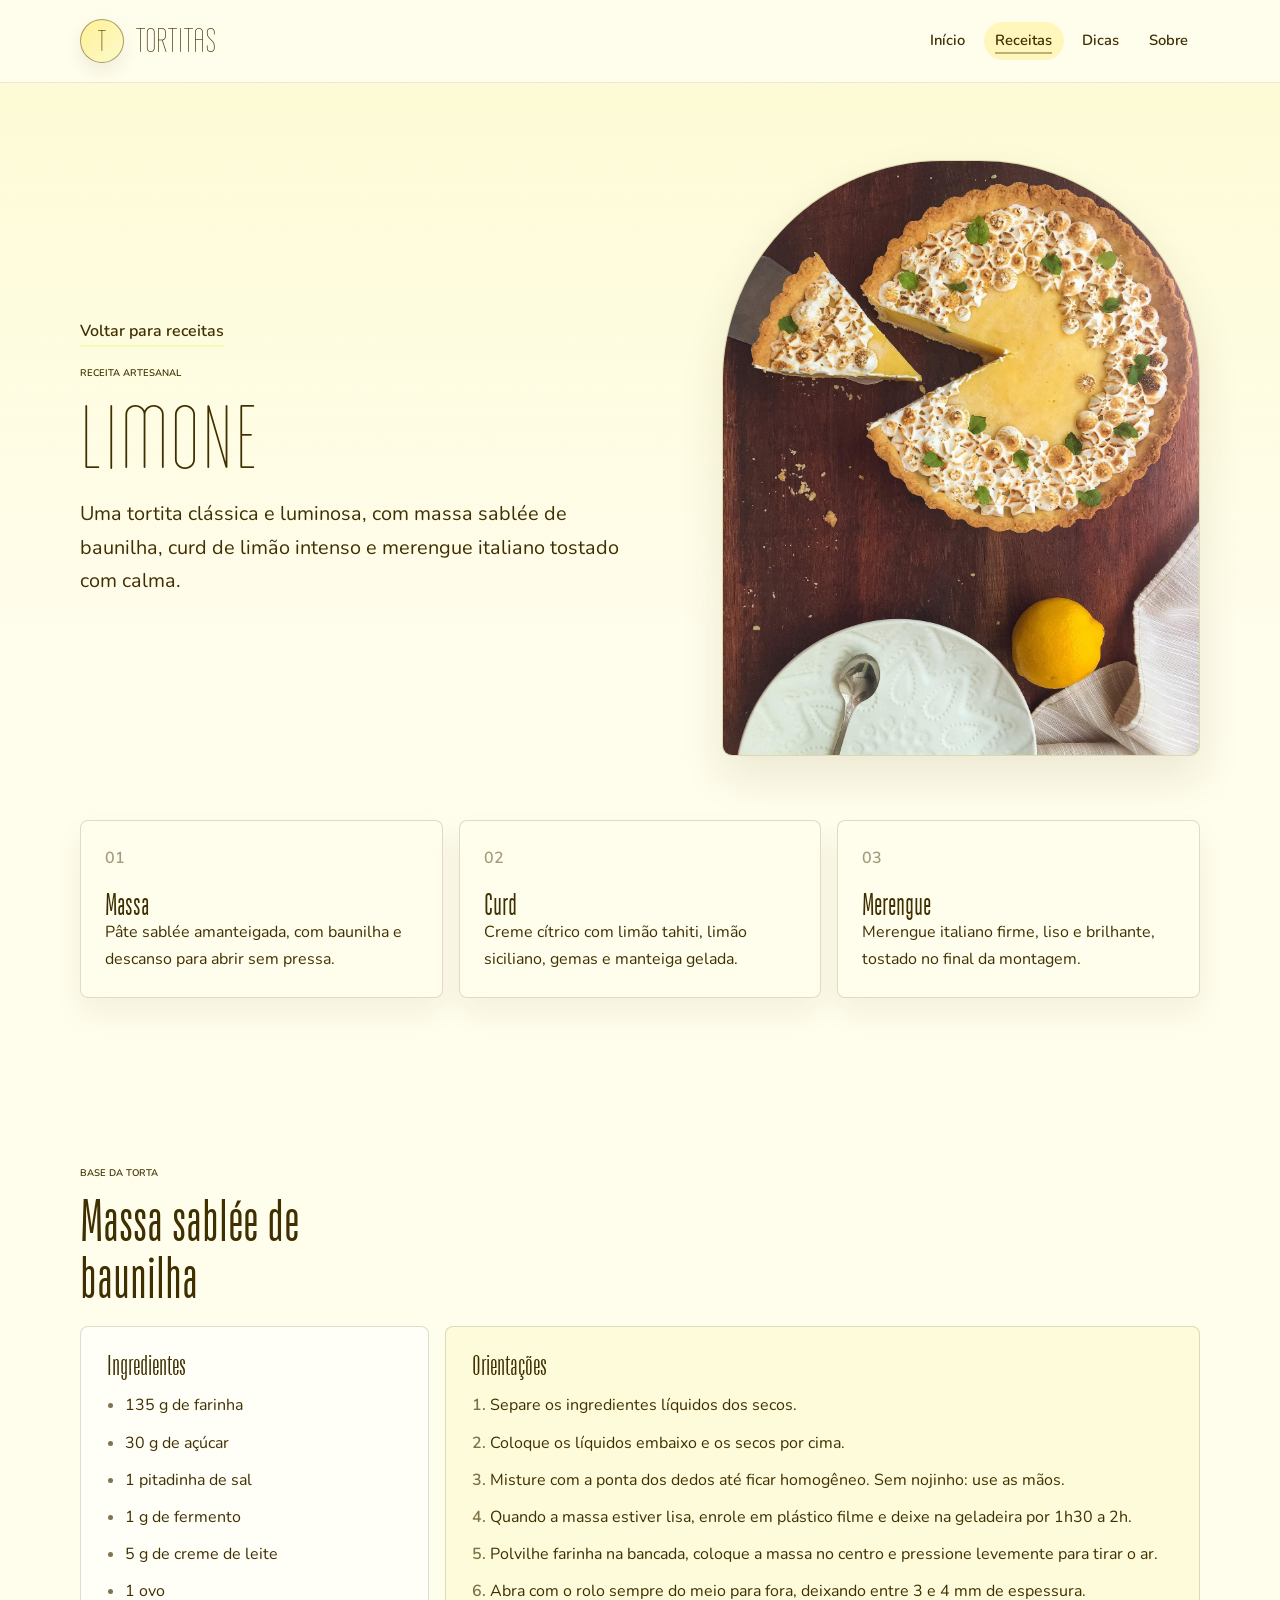
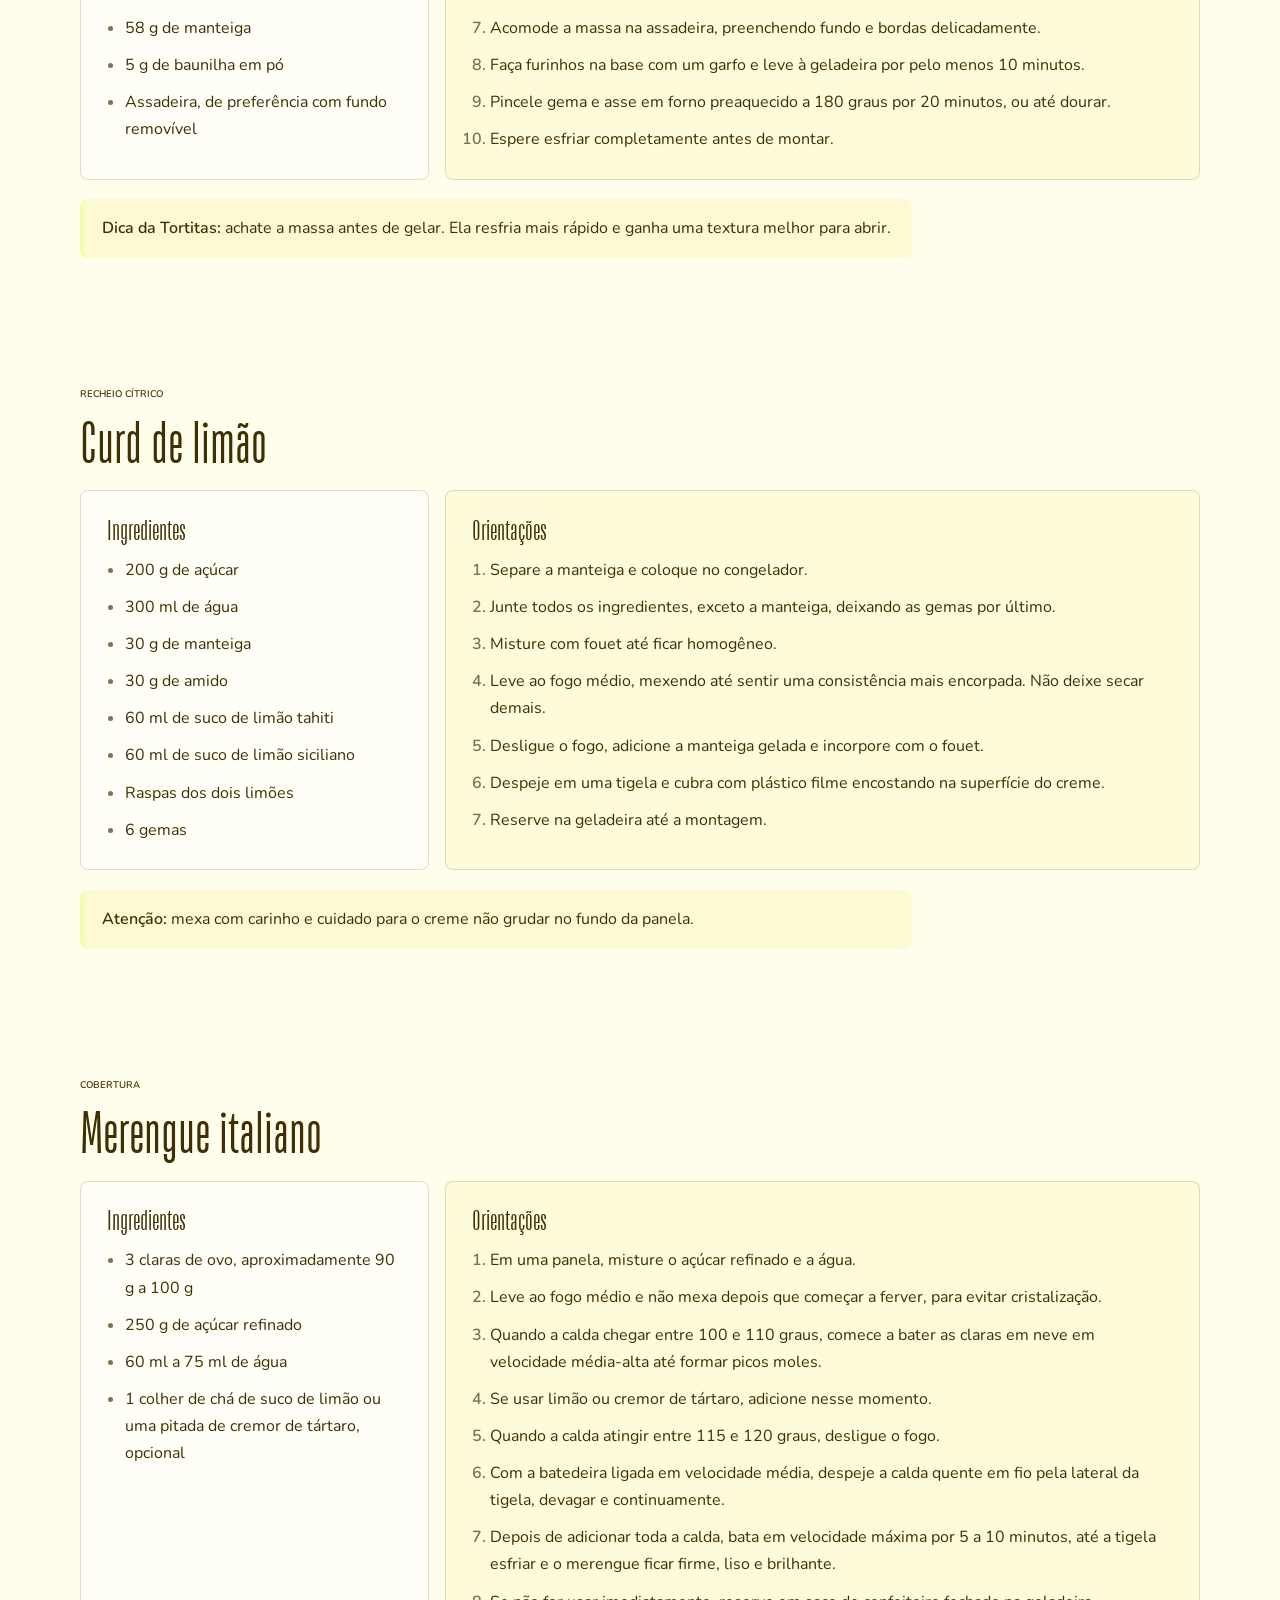
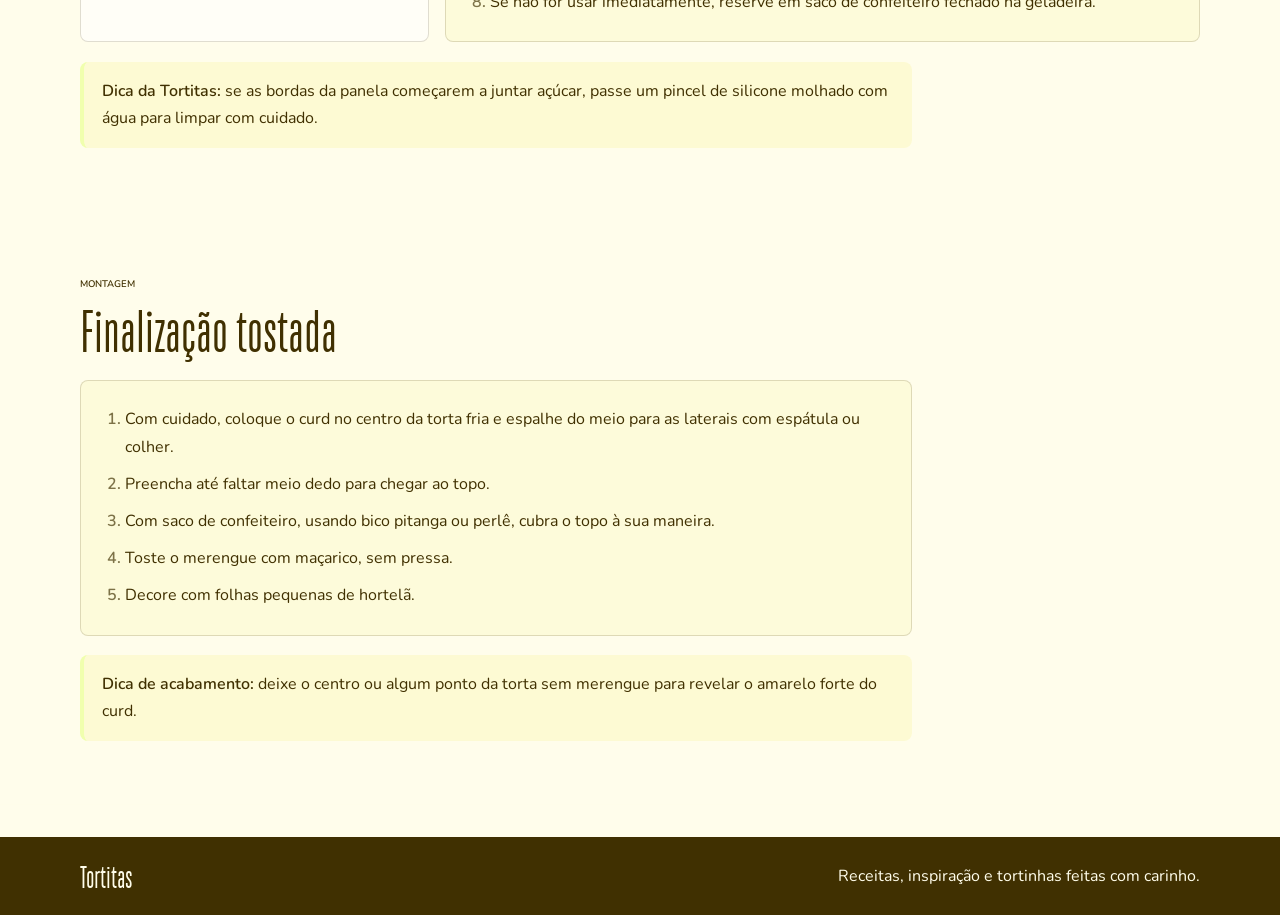
<file: receitas/limone.html>
<!DOCTYPE html>
<html lang="pt-BR">
<head>
  <meta charset="UTF-8">
  <meta name="viewport" content="width=device-width, initial-scale=1.0">
  <meta name="description" content="Receita artesanal de Limone da Tortitas, com massa sablée, curd de limão e merengue italiano tostado.">
  <title>Limone | Tortitas</title>
  <link rel="stylesheet" href="../estilo/style.css">
</head>
<body>
  <header class="site-header">
    <nav class="navbar" aria-label="Navegação principal">
      <a class="brand" href="../index.html#inicio" aria-label="Tortitas - início">
        <span class="brand-mark" aria-hidden="true">T</span>
        <span class="brand-name">Tortitas</span>
      </a>

      <ul class="nav-menu">
        <li><a href="../index.html#inicio">Início</a></li>
        <li><a href="../receitas.html" aria-current="page">Receitas</a></li>
        <li><a href="../index.html#dicas">Dicas</a></li>
        <li><a href="../index.html#sobre">Sobre</a></li>
      </ul>
    </nav>
  </header>

  <main class="recipe-detail-page">
    <section class="recipe-detail-hero section" aria-labelledby="recipe-title">
      <div class="recipe-detail-copy">
        <a class="back-link" href="../receitas.html">Voltar para receitas</a>
        <p class="eyebrow">receita artesanal</p>
        <h1 id="recipe-title">Limone</h1>
        <p>
          Uma tortita clássica e luminosa, com massa sablée de baunilha, curd de limão
          intenso e merengue italiano tostado com calma.
        </p>
      </div>

      <figure class="recipe-detail-image">
        <img src="../images/limone.jpg" alt="Tortita Limone com curd de limão e merengue tostado">
      </figure>
    </section>

    <section class="recipe-overview section" aria-label="Resumo da receita">
      <article>
        <span class="tip-number">01</span>
        <h2>Massa</h2>
        <p>Pâte sablée amanteigada, com baunilha e descanso para abrir sem pressa.</p>
      </article>

      <article>
        <span class="tip-number">02</span>
        <h2>Curd</h2>
        <p>Creme cítrico com limão tahiti, limão siciliano, gemas e manteiga gelada.</p>
      </article>

      <article>
        <span class="tip-number">03</span>
        <h2>Merengue</h2>
        <p>Merengue italiano firme, liso e brilhante, tostado no final da montagem.</p>
      </article>
    </section>

    <section class="recipe-section section" aria-labelledby="massa-title">
      <div class="recipe-section-heading">
        <p class="eyebrow">base da torta</p>
        <h2 id="massa-title">Massa sablée de baunilha</h2>
      </div>

      <div class="recipe-block-grid">
        <article class="recipe-panel">
          <h3>Ingredientes</h3>
          <ul>
            <li>135 g de farinha</li>
            <li>30 g de açúcar</li>
            <li>1 pitadinha de sal</li>
            <li>1 g de fermento</li>
            <li>5 g de creme de leite</li>
            <li>1 ovo</li>
            <li>58 g de manteiga</li>
            <li>5 g de baunilha em pó</li>
            <li>Assadeira, de preferência com fundo removível</li>
          </ul>
        </article>

        <article class="recipe-panel recipe-panel-wide">
          <h3>Orientações</h3>
          <ol>
            <li>Separe os ingredientes líquidos dos secos.</li>
            <li>Coloque os líquidos embaixo e os secos por cima.</li>
            <li>Misture com a ponta dos dedos até ficar homogêneo. Sem nojinho: use as mãos.</li>
            <li>Quando a massa estiver lisa, enrole em plástico filme e deixe na geladeira por 1h30 a 2h.</li>
            <li>Polvilhe farinha na bancada, coloque a massa no centro e pressione levemente para tirar o ar.</li>
            <li>Abra com o rolo sempre do meio para fora, deixando entre 3 e 4 mm de espessura.</li>
            <li>Acomode a massa na assadeira, preenchendo fundo e bordas delicadamente.</li>
            <li>Faça furinhos na base com um garfo e leve à geladeira por pelo menos 10 minutos.</li>
            <li>Pincele gema e asse em forno preaquecido a 180 graus por 20 minutos, ou até dourar.</li>
            <li>Espere esfriar completamente antes de montar.</li>
          </ol>
        </article>
      </div>

      <aside class="recipe-note">
        <strong>Dica da Tortitas:</strong> achate a massa antes de gelar. Ela resfria mais rápido e ganha uma textura melhor para abrir.
      </aside>
    </section>

    <section class="recipe-section section" aria-labelledby="curd-title">
      <div class="recipe-section-heading">
        <p class="eyebrow">recheio cítrico</p>
        <h2 id="curd-title">Curd de limão</h2>
      </div>

      <div class="recipe-block-grid">
        <article class="recipe-panel">
          <h3>Ingredientes</h3>
          <ul>
            <li>200 g de açúcar</li>
            <li>300 ml de água</li>
            <li>30 g de manteiga</li>
            <li>30 g de amido</li>
            <li>60 ml de suco de limão tahiti</li>
            <li>60 ml de suco de limão siciliano</li>
            <li>Raspas dos dois limões</li>
            <li>6 gemas</li>
          </ul>
        </article>

        <article class="recipe-panel recipe-panel-wide">
          <h3>Orientações</h3>
          <ol>
            <li>Separe a manteiga e coloque no congelador.</li>
            <li>Junte todos os ingredientes, exceto a manteiga, deixando as gemas por último.</li>
            <li>Misture com fouet até ficar homogêneo.</li>
            <li>Leve ao fogo médio, mexendo até sentir uma consistência mais encorpada. Não deixe secar demais.</li>
            <li>Desligue o fogo, adicione a manteiga gelada e incorpore com o fouet.</li>
            <li>Despeje em uma tigela e cubra com plástico filme encostando na superfície do creme.</li>
            <li>Reserve na geladeira até a montagem.</li>
          </ol>
        </article>
      </div>

      <aside class="recipe-note">
        <strong>Atenção:</strong> mexa com carinho e cuidado para o creme não grudar no fundo da panela.
      </aside>
    </section>

    <section class="recipe-section section" aria-labelledby="merengue-title">
      <div class="recipe-section-heading">
        <p class="eyebrow">cobertura</p>
        <h2 id="merengue-title">Merengue italiano</h2>
      </div>

      <div class="recipe-block-grid">
        <article class="recipe-panel">
          <h3>Ingredientes</h3>
          <ul>
            <li>3 claras de ovo, aproximadamente 90 g a 100 g</li>
            <li>250 g de açúcar refinado</li>
            <li>60 ml a 75 ml de água</li>
            <li>1 colher de chá de suco de limão ou uma pitada de cremor de tártaro, opcional</li>
          </ul>
        </article>

        <article class="recipe-panel recipe-panel-wide">
          <h3>Orientações</h3>
          <ol>
            <li>Em uma panela, misture o açúcar refinado e a água.</li>
            <li>Leve ao fogo médio e não mexa depois que começar a ferver, para evitar cristalização.</li>
            <li>Quando a calda chegar entre 100 e 110 graus, comece a bater as claras em neve em velocidade média-alta até formar picos moles.</li>
            <li>Se usar limão ou cremor de tártaro, adicione nesse momento.</li>
            <li>Quando a calda atingir entre 115 e 120 graus, desligue o fogo.</li>
            <li>Com a batedeira ligada em velocidade média, despeje a calda quente em fio pela lateral da tigela, devagar e continuamente.</li>
            <li>Depois de adicionar toda a calda, bata em velocidade máxima por 5 a 10 minutos, até a tigela esfriar e o merengue ficar firme, liso e brilhante.</li>
            <li>Se não for usar imediatamente, reserve em saco de confeiteiro fechado na geladeira.</li>
          </ol>
        </article>
      </div>

      <aside class="recipe-note">
        <strong>Dica da Tortitas:</strong> se as bordas da panela começarem a juntar açúcar, passe um pincel de silicone molhado com água para limpar com cuidado.
      </aside>
    </section>

    <section class="recipe-section recipe-section-feature section" aria-labelledby="montagem-title">
      <div class="recipe-section-heading">
        <p class="eyebrow">montagem</p>
        <h2 id="montagem-title">Finalização tostada</h2>
      </div>

      <article class="recipe-panel recipe-panel-full">
        <ol>
          <li>Com cuidado, coloque o curd no centro da torta fria e espalhe do meio para as laterais com espátula ou colher.</li>
          <li>Preencha até faltar meio dedo para chegar ao topo.</li>
          <li>Com saco de confeiteiro, usando bico pitanga ou perlê, cubra o topo à sua maneira.</li>
          <li>Toste o merengue com maçarico, sem pressa.</li>
          <li>Decore com folhas pequenas de hortelã.</li>
        </ol>
      </article>

      <aside class="recipe-note">
        <strong>Dica de acabamento:</strong> deixe o centro ou algum ponto da torta sem merengue para revelar o amarelo forte do curd.
      </aside>
    </section>
  </main>

  <footer class="site-footer">
    <p>Tortitas</p>
    <p>Receitas, inspiração e tortinhas feitas com carinho.</p>
  </footer>
</body>
</html>
</file>
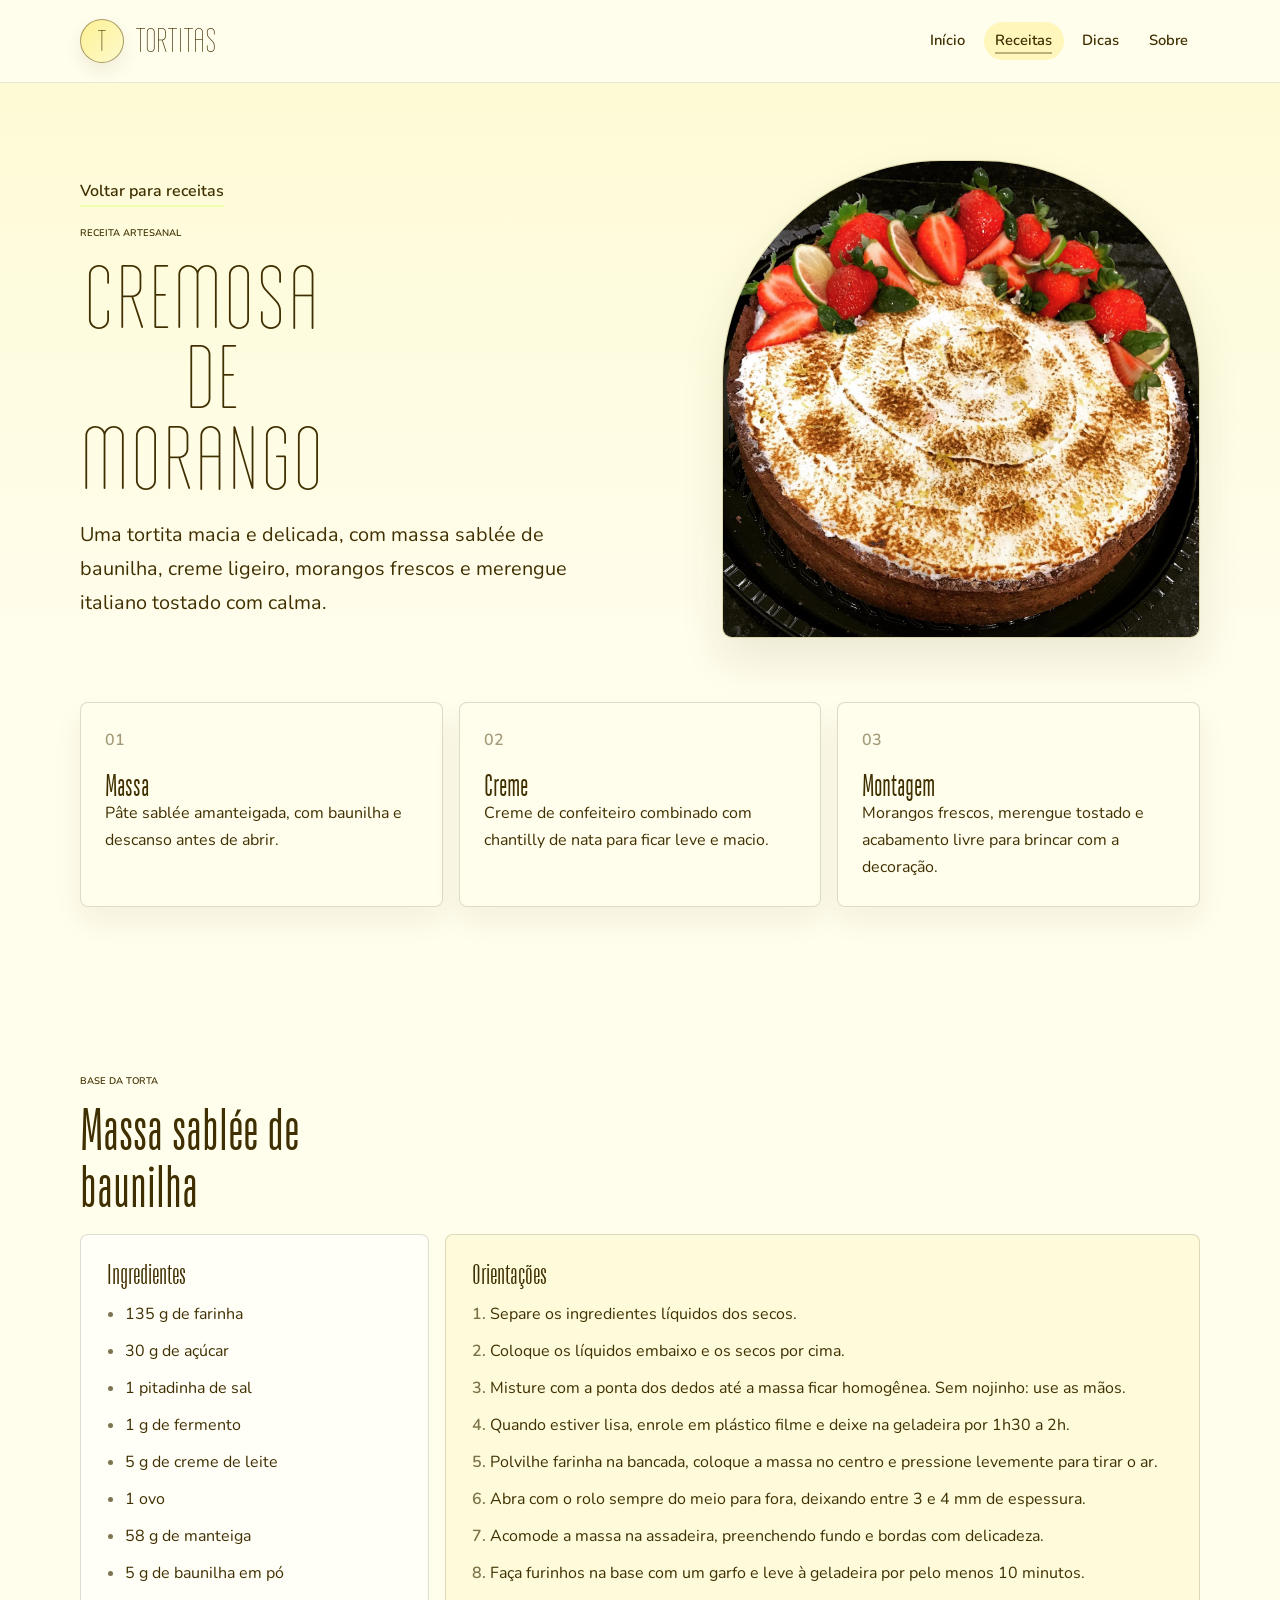
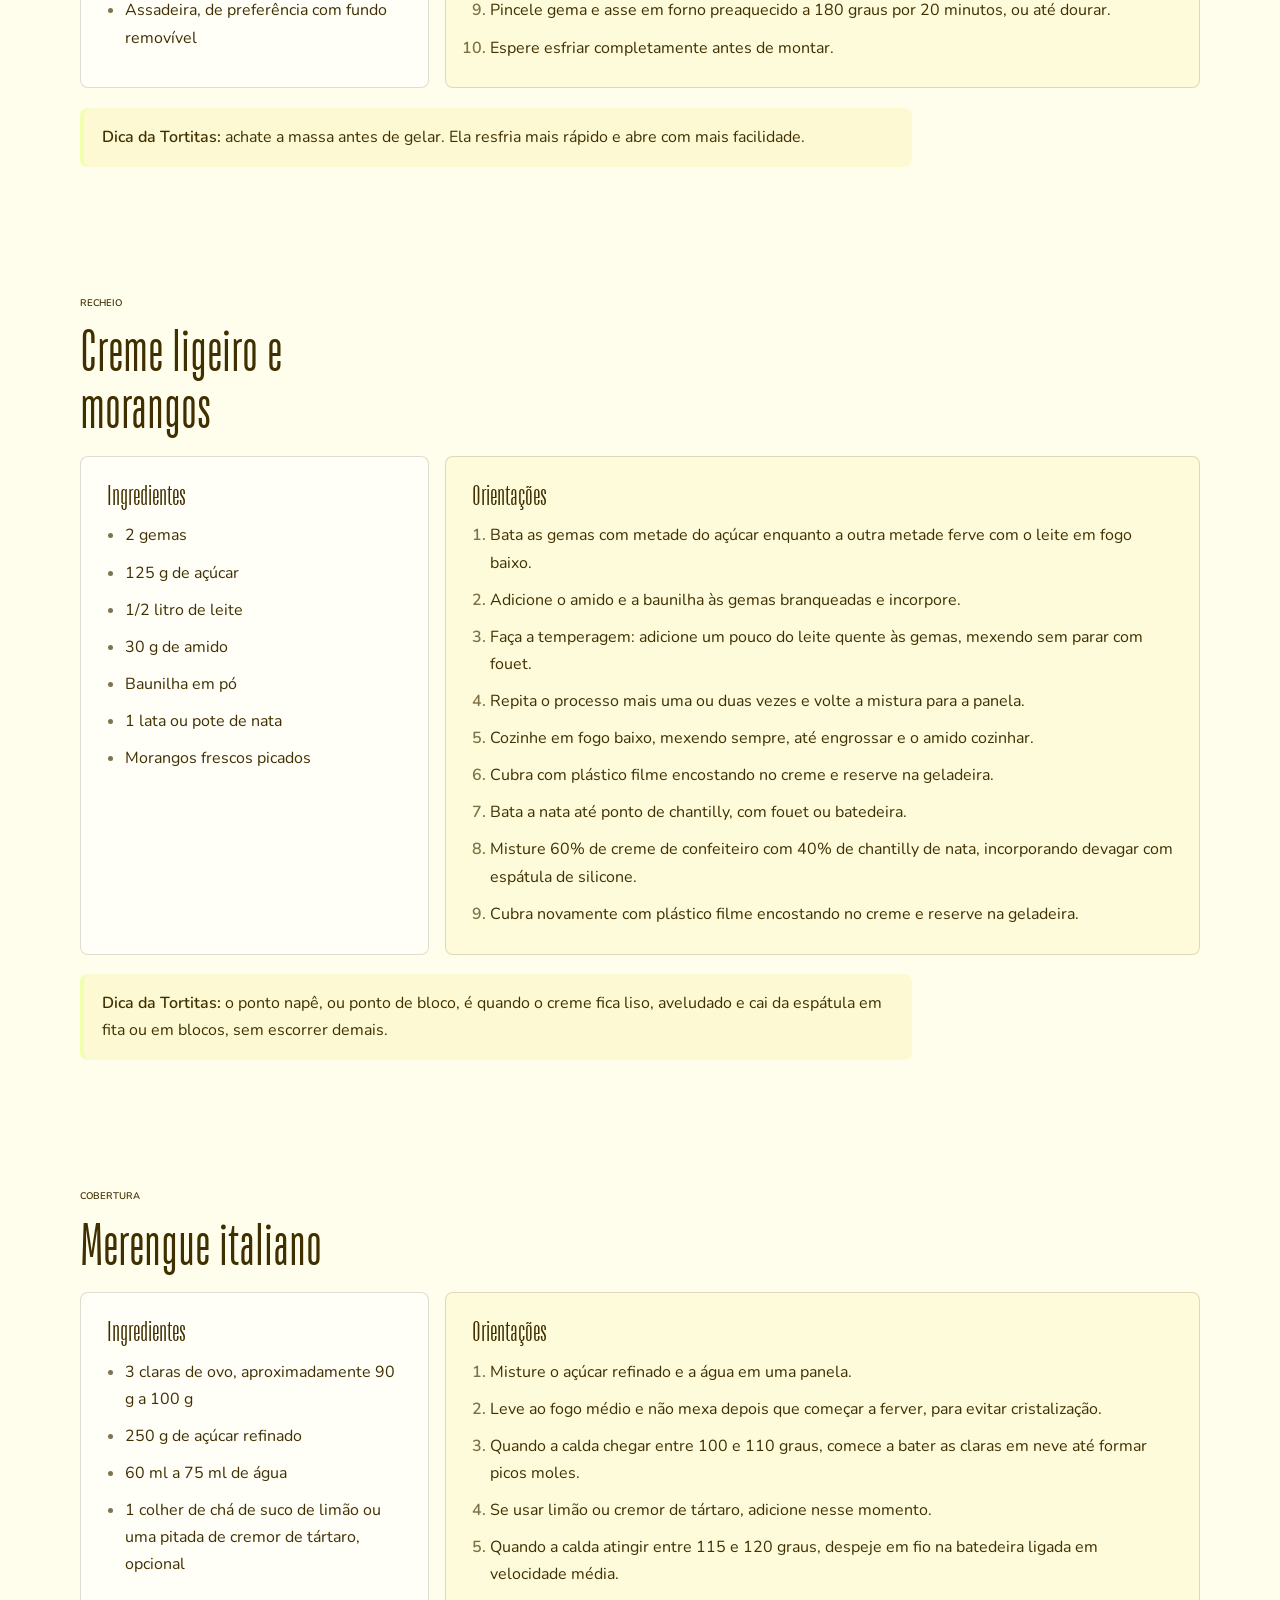
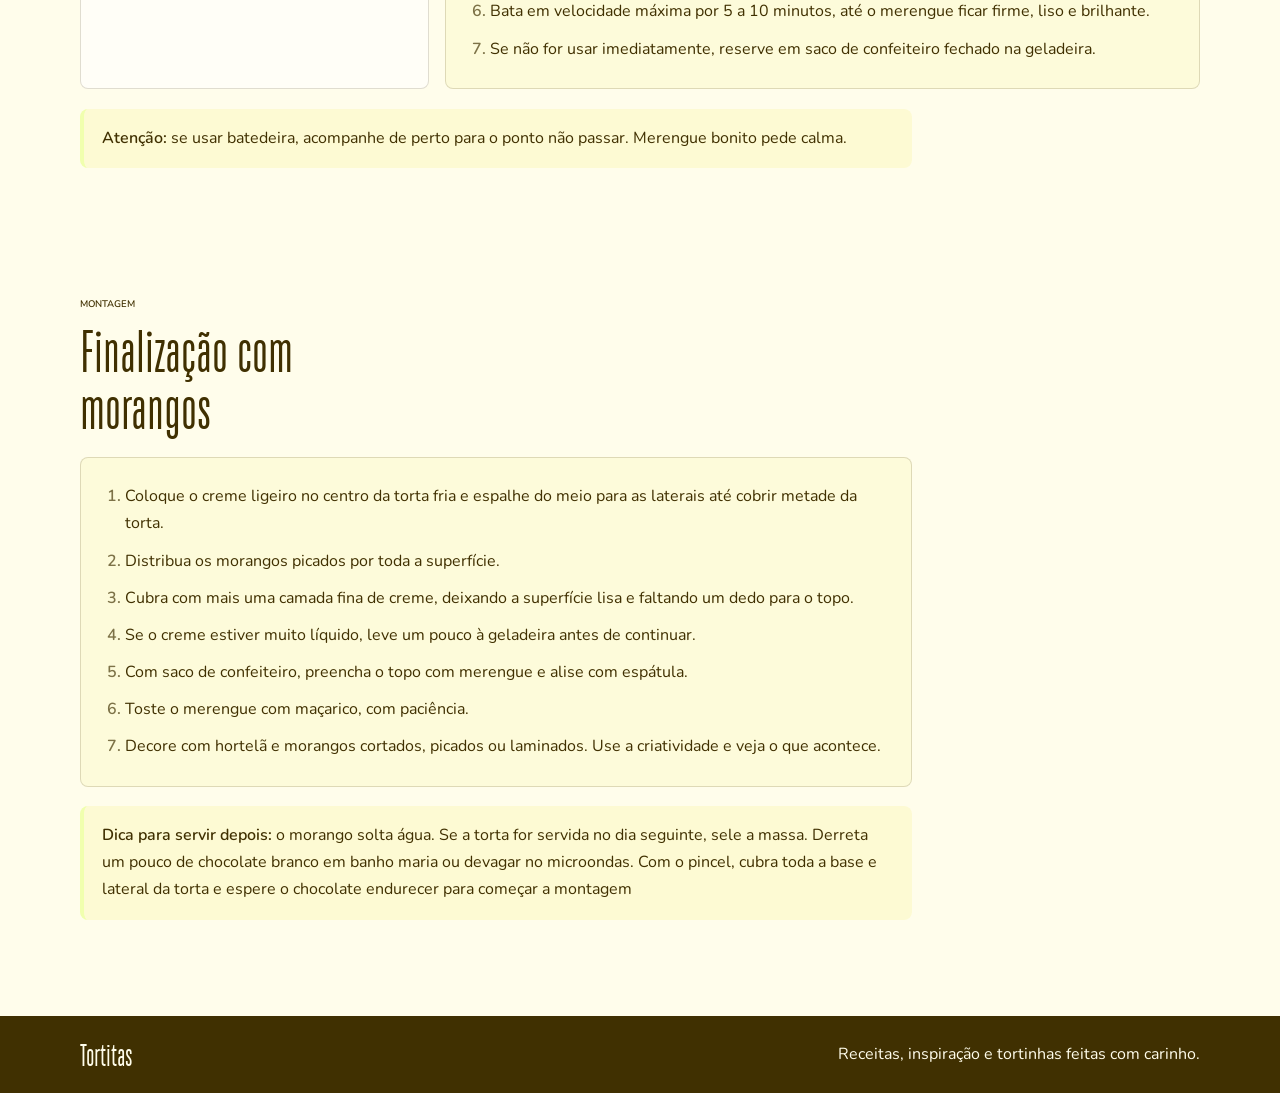
<file: receitas/morango.html>
<!DOCTYPE html>
<html lang="pt-BR">
<head>
  <meta charset="UTF-8">
  <meta name="viewport" content="width=device-width, initial-scale=1.0">
  <meta http-equiv="refresh" content="0; url=cremosademorango.html">
  <title>Cremosa de Morango | Tortitas</title>
  <link rel="canonical" href="cremosademorango.html">
</head>
<body>
  <p><a href="cremosademorango.html">Abrir receita Cremosa de Morango</a></p>
</body>
</html>
</file>
<file: estilo/style.css>
@charset "UTF-8";

@font-face {
  font-family: "TT Bluescreens";
  src: url("../tt-bluescreens-font/TT Bluescreens Trial Regular.ttf") format("truetype");
  font-weight: 400;
}

@font-face {
  font-family: "Nunito Local";
  src: url("../nunito-font/Nunito-Regular.ttf") format("truetype");
  font-weight: 400;
}

@font-face {
  font-family: "Nunito Local";
  src: url("../nunito-font/Nunito-SemiBold.ttf") format("truetype");
  font-weight: 700;
}

@font-face {
  font-family: "Salve Narrow";
  src: url("../salve-narrow-font/Salve-Narrow.otf") format("opentype");
  font-weight: 400;
}

:root {
  --cream: #FFFDEB;
  --butter: #FCFACB;
  --sun: #FFF196;
  --green: #f0ffae;
  --ink: #403001;
  --white: #ffffff;
  --line: rgba(64, 48, 1, 0.16);
  --soft-line: rgba(64, 48, 1, 0.1);
  --shadow: 0 22px 50px rgba(64, 48, 1, 0.1);
  --radius: 8px;
  --max-width: 1120px;
  --section-space: clamp(4rem, 8vw, 7rem);
}

* {
  box-sizing: border-box;
}

html {
  scroll-behavior: smooth;
  scroll-padding-top: 110px;
}

body {
  margin: 0;
  background: var(--cream);
  color: var(--ink);
  font-family: "Nunito Local", Nunito, Arial, sans-serif;
  font-size: 1rem;
  line-height: 1.7;
}

img {
  display: block;
  max-width: 100%;
}

a {
  color: inherit;
  text-decoration: none;
}

h1,
h2,
h3,
p {
  margin: 0;
}

h1,
h2,
h3,
.brand-name {
  font-family: "TT Bluescreens";
  font-weight: 400;
  line-height: 0.95;
}

h1 {
  max-width: 13ch;
  font-family: "TT Bluescreens", Georgia, serif;
  font-size: clamp(2.0rem, 2.8vw, 3.0rem);
}

h2 {
  max-width: 13ch;
  font-size: clamp(2.0rem, 2.8vw, 3.0rem);
}

h3 {
  font-size: clamp(1.8rem, 3vw, 2.5rem);
}

.site-header {
  position: sticky;
  top: 0;
  z-index: 10;
  background: rgba(255, 253, 235, 0.9);
  border-bottom: 1px solid var(--soft-line);
  backdrop-filter: blur(18px);
}

.navbar {
  width: min(calc(100% - 2rem), var(--max-width));
  min-height: 82px;
  margin: 0 auto;
  display: flex;
  align-items: center;
  justify-content: space-between;
  gap: clamp(1.5rem, 4vw, 3rem);
}

.brand {
  display: inline-flex;
  align-items: center;
  flex: 0 0 auto;
  gap: 0.7rem;
}

.brand-mark {
  width: 44px;
  height: 44px;
  display: grid;
  place-items: center;
  border: 1px solid rgba(64, 48, 1, 0.45);
  border-radius: 50%;
  background: linear-gradient(135deg, var(--sun), var(--butter));
  font-family: "Salve Narrow";
  font-size: 1.9rem;
  line-height: 1;
  box-shadow: 0 8px 18px rgba(64, 48, 1, 0.08);
}

.brand-name {
  font-family: "Salve Narrow";
  font-size: 2.15rem;
  line-height: 1;
}

.nav-menu {
  display: flex;
  align-items: center;
  justify-content: flex-end;
  flex-wrap: wrap;
  gap: 0.45rem;
  padding: 0;
  margin: 0;
  list-style: none;
  font-size: 0.92rem;
  font-weight: 700;
}

.nav-menu a {
  position: relative;
  display: inline-flex;
  align-items: center;
  min-height: 38px;
  padding: 0.35rem 0.72rem;
  border-radius: 999px;
  transition: background 180ms ease, color 180ms ease;
}

.nav-menu a::after {
  content: "";
  position: absolute;
  left: 0.72rem;
  right: 0.72rem;
  bottom: 0.38rem;
  height: 2px;
  background: rgba(64, 48, 1, 0.35);
  transform: scaleX(0);
  transform-origin: left;
  transition: transform 180ms ease;
}

.nav-menu a:hover,
.nav-menu a:focus-visible,
.nav-menu a[aria-current="page"] {
  background: rgba(255, 241, 150, 0.58);
}

.nav-menu a:hover::after,
.nav-menu a:focus-visible::after,
.nav-menu a[aria-current="page"]::after {
  transform: scaleX(1);
}

.section {
  width: min(calc(100% - 2rem), var(--max-width));
  margin: 0 auto;
  padding: var(--section-space) 0;
  scroll-margin-top: 110px;
}

.eyebrow,
.card-meta,
.contact-label {
  font-size: 0.6rem;
  font-weight: 700;
  letter-spacing: 0;
  text-transform: uppercase;
}

.button {
  width: fit-content;
  min-height: 48px;
  display: inline-flex;
  align-items: center;
  justify-content: center;
  padding: 0.8rem 1.3rem;
  border: 1px solid var(--ink);
  border-radius: var(--radius);
  font-weight: 600;
  font-size: 0.9rem;
  transition: transform 180ms ease, box-shadow 180ms ease, background 180ms ease;
}

.button:hover,
.button:focus-visible {
  transform: translateY(-2px);
  box-shadow: 0 10px 12px rgba(64, 48, 1, 0.12);
}

.button-primary {
  background: var(--ink);
  color: var(--cream);
}

.button-secondary {
  background: var(--sun);
}

.text-link {
  width: fit-content;
  border-bottom: 2px solid var(--green);
  font-weight: 700;
}

.hero {
  position: relative;
  min-height: calc(100vh - 78px);
  display: grid;
  grid-template-columns: minmax(0, 1fr) minmax(300px, 0.92fr);
  align-items: center;
  gap: clamp(2.5rem, 7vw, 5.8rem);
  padding-top: clamp(2.3rem, 4vw, 3rem);
  padding-bottom: clamp(4.5rem, 6vw, 5rem);
}

.hero-content,
.process-copy,
.card-content,
.contact-content {
  display: grid;
  gap: 1.15rem;
}

.hero-content {
  gap: 1.35rem;
}

.hero .eyebrow {
  width: fit-content;
  padding: 0.3rem 0.75rem;
  border: 1px solid rgba(64, 48, 1, 0.16);
  border-radius: 999px;
  background: var(--sun);
}

.hero h1 {
  max-width: 12ch;
  font-size: clamp(2.0rem, 7.4vw, 2.3rem);
  font-family: "TT Bluescreens";
}

.hero-text {
  max-width: 32rem;
  font-size: clamp(0.8rem, 1.8vw, 1.0rem);
  line-height: 1.75;
}

.hero .button-primary {
  margin-top: 0.35rem;
  padding: 0.82rem 1.35rem;
  background: var(--sun);
  color: var(--ink);
  border-color: rgba(64, 48, 1, 0.42);
  box-shadow: 0 10px 24px rgba(64, 48, 1, 0.08);
}

.hero-visual {
  position: relative;
  padding: clamp(0.55rem, 1.5vw, 0.85rem);
  border: 1px solid rgba(64, 48, 1, 0.14);
  border-radius: 999px 999px 18px 18px;
  background: rgba(252, 250, 203, 0.62);
  box-shadow: 0 26px 60px rgba(64, 48, 1, 0.11);
  overflow: visible;
}

.image-placeholder {
  display: grid;
  place-items: center;
  min-height: 260px;
  overflow: hidden;
  border: 1px solid rgba(64, 48, 1, 0.2);
  border-radius: var(--radius);
  background:
    linear-gradient(135deg, rgba(255, 241, 150, 0.72), rgba(230, 255, 174, 0.78)),
    repeating-linear-gradient(45deg, rgba(64, 48, 1, 0.07) 0 1px, transparent 1px 18px);
  color: rgba(64, 48, 1, 0.64);
  font-size: 0.82rem;
  font-weight: 700;
  text-transform: uppercase;
}

.image-placeholder-large {
  min-height: clamp(400px, 55vw, 610px);
  border-radius: 999px 999px 12px 12px;
  background:
    linear-gradient(145deg, rgba(255, 253, 235, 0.1), rgba(255, 241, 150, 0.78)),
    linear-gradient(35deg, rgba(230, 255, 174, 0.76), rgba(252, 250, 203, 0.4)),
    repeating-linear-gradient(45deg, rgba(64, 48, 1, 0.055) 0 1px, transparent 1px 20px);
  box-shadow: 0 26px 60px rgba(64, 48, 1, 0.11);
}

.hero-image {
  display: block;
  width: 100%;
  height: auto;
  min-height: 0;
  object-fit: contain;
  object-position: center top;
  border: 1px solid rgba(64, 48, 1, 0.2);
  border-radius: 999px 999px 12px 12px;
  background: var(--butter);
  box-shadow: none;
}

.decorative-note {
  position: absolute;
  right: clamp(0.75rem, 2vw, 1.15rem);
  bottom: clamp(0.75rem, 2vw, 1.15rem);
  width: auto;
  max-width: 12rem;
  margin: 0;
  padding: 0.45rem 0.9rem;
  background: linear-gradient(135deg, var(--cream), var(--butter) 52%, var(--sun));
  border: 1px solid rgba(64, 48, 1, 0.22);
  border-radius: 999px;
  font-family: "Salve Narrow", cursive;
  font-size: clamp(1.45rem, 2.8vw, 2.35rem);
  line-height: 0.95;
  text-align: center;
  box-shadow: 0 12px 26px rgba(64, 48, 1, 0.12);
  transform: rotate(-5deg);
}

.section-heading {
  display: grid;
  gap: 0.75rem;
  margin-bottom: 2rem;
}

.section-heading-centered {
  justify-items: center;
  text-align: center;
}

.about {
  padding-top: clamp(3rem, 6vw, 5rem);
}

.about-card {
  display: grid;
  grid-template-columns: minmax(220px, 0.72fr) minmax(0, 1fr);
  align-items: start;
  gap: clamp(1.8rem, 5vw, 4rem);
  padding: clamp(1.4rem, 4vw, 2.4rem);
  border: 1px solid rgba(64, 48, 1, 0.14);
  border-radius: var(--radius);
  background: rgba(252, 250, 203, 0.52);
  box-shadow: 0 18px 42px rgba(64, 48, 1, 0.06);
}

.about .section-heading {
  margin-bottom: 0;
}

.about h2 {
  max-width: 8ch;
}

.about-text {
  display: grid;
  gap: 1rem;
  max-width: 42rem;
  font-size: clamp(1rem, 1.5vw, 1.12rem);
}
#recipe-title {
  font-family: "Salve Narrow", serif;
  font-size: clamp(3.5rem, 7vw, 6rem);
  line-height: 0.9;
  letter-spacing: 0.02em;
}

.recipes {
  width: 100%;
  max-width: none;
  background: var(--butter);
}

.recipes > * {
  width: min(calc(100% - 2rem), var(--max-width));
  margin-inline: auto;
}

.recipe-grid {
  display: grid;
  grid-template-columns: repeat(3, minmax(0, 1fr));
  align-items: stretch;
  gap: 1rem;
}

.recipe-card {
  height: 100%;
  display: flex;
  flex-direction: column;
  overflow: hidden;
  border: 1px solid var(--line);
  border-radius: var(--radius);
  background: var(--cream);
  box-shadow: 0 16px 34px rgba(64, 48, 1, 0.07);
}

.recipe-card h3 {
  font-family: "Salve Narrow", serif;
  font-size: clamp(2rem, 3.5vw, 3rem);
  line-height: 0.92;
  letter-spacing: 0.01em;
}

.card-image {
  height: 230px;
  min-height: 230px;
  flex: 0 0 230px;
  margin: 0;
  overflow: hidden;
  border-width: 0 0 1px;
  border-radius: 0;
}

.card-image img {
  width: 100%;
  height: 100%;
  object-fit: cover;
  object-position: center;
}

.card-image img.card-image-morango {
  object-fit: cover;
  object-position: center 58%;
}

.card-content {
  flex: 1;
  display: flex;
  flex-direction: column;
  align-items: flex-start;
  padding: 1.25rem;
}

.card-content p:not(.card-meta) {
  font-size: 0.98rem;
}

.card-content h3 a {
  color: inherit;
  text-decoration: none;
}

.card-content h3 a:hover,
.card-content h3 a:focus-visible {
  color: inherit;
}

.card-meta {
  width: fit-content;
  padding: 0.25rem 0.55rem;
  border-radius: 999px;
  background: var(--green);
}

.card-content .text-link {
  margin-top: auto;
}

.process-grid {
  display: grid;
  grid-template-columns: minmax(240px, 0.82fr) minmax(0, 1fr);
  align-items: center;
  gap: clamp(2rem, 5vw, 4rem);
}

.process-image {
  aspect-ratio: 4 / 5;
  margin: 0;
  overflow: hidden;
  border: 1px solid rgba(64, 48, 1, 0.2);
  border-radius: var(--radius);
  background: var(--butter);
}

.process-image img {
  width: 100%;
  height: 100%;
  object-fit: cover;
  object-position: center;
}

.process-copy {
  max-width: 38rem;
  font-size: 1.08rem;
}

.feature-list {
  display: grid;
  gap: 0.7rem;
  padding: 0;
  margin: 0;
  list-style: none;
}

.feature-list li {
  padding: 0.9rem 1rem;
  border-left: 4px solid var(--green);
  background: rgba(252, 250, 203, 0.72);
  border-radius: var(--radius);
}

.tips {
  width: 100%;
  max-width: none;
  background: linear-gradient(180deg, var(--cream), var(--butter));
}

.tips > * {
  width: min(calc(100% - 2rem), var(--max-width));
  margin-inline: auto;
}

.tips-list {
  display: grid;
  grid-template-columns: repeat(3, minmax(0, 1fr));
  gap: 1rem;
}

.tip-item {
  padding: clamp(1.2rem, 3vw, 1.6rem);
  border: 1px solid var(--line);
  border-radius: var(--radius);
  background: rgba(255, 253, 235, 0.75);
}

.tip-number {
  display: block;
  margin-bottom: 1rem;
  color: rgba(64, 48, 1, 0.48);
  font-weight: 700;
}

.tips.section {
  padding-top: 2rem;
}

.tips .section-heading {
  margin-bottom: 1.1rem;
}

.tips .section-heading-centered {
  gap: 0.35rem;
}

.tips .section-heading-centered h2 {
  max-width: none;
  white-space: nowrap;
  font-size: clamp(2.1rem, 3.2vw, 2.8rem);
  line-height: 0.95;
}

.tip-item h3 {
  font-size: clamp(2.5rem, 3vw, 5rem);
  font-family: "Salve Narrow", serif;
  line-height: 1;
}

.tip-item p {
  font-size: 0.95rem;
  line-height: 1.55;
}

.gallery-grid {
  max-width: 920px;
  display: grid;
  grid-template-columns: repeat(4, minmax(0, 1fr));
  grid-auto-flow: dense;
  gap: 1rem;
  margin-inline: auto;
}

.gallery-item {
  aspect-ratio: 1 / 1;
  min-height: auto;
  margin: 0;
  overflow: hidden;
  border: 1px solid rgba(64, 48, 1, 0.2);
  border-radius: var(--radius);
  background: var(--butter);
}

.gallery-item img {
  width: 100%;
  height: 100%;
  display: block;
  object-fit: cover;
  object-position: center;
}

.gallery-item img.gallery-image-contain {
  object-fit: contain;
  background: var(--butter);
}

.gallery-item-feature {
  grid-column: span 2;
  grid-row: span 2;
}

.contact {
  display: grid;
  grid-template-columns: minmax(0, 1fr) minmax(280px, 360px);
  align-items: center;
  gap: clamp(2rem, 6vw, 5rem);
  padding-top: clamp(3rem, 6vw, 5rem);
}

.contact-content p {
  max-width: 34rem;
}

.contact-card {
  display: grid;
  gap: 1rem;
  padding: clamp(1.25rem, 4vw, 1.8rem);
  border: 1px solid var(--line);
  border-radius: var(--radius);
  background: rgba(255, 255, 255, 0.72);
}

.contact-card a:not(.button) {
  padding-bottom: 0.45rem;
  border-bottom: 1px solid rgba(64, 48, 1, 0.18);
  font-weight: 700;
}

.recipes-page {
  background:
    linear-gradient(180deg, rgba(252, 250, 203, 0.62), rgba(255, 253, 235, 0) 28rem),
    var(--cream);
}

.recipes-hero {
  display: grid;
  justify-items: center;
  gap: 1.1rem;
  padding-top: clamp(2.8rem, 5.5vw, 4.8rem);
  padding-bottom: clamp(2.2rem, 4.5vw, 3.5rem);
  text-align: center;
}

.recipes-hero h1 {
  max-width: 11ch;
}

.recipes-hero p:not(.eyebrow) {
  max-width: 42rem;
  font-size: clamp(1.05rem, 1.8vw, 1.22rem);
}

.recipe-collection {
  display: grid;
  gap: clamp(1.2rem, 3vw, 1.8rem);
  padding-top: 0;
}

.editorial-recipe-card {
  display: grid;
  grid-template-columns: minmax(260px, 0.82fr) minmax(0, 1fr);
  align-items: stretch;
  overflow: hidden;
  border: 1px solid var(--line);
  border-radius: var(--radius);
  background: rgba(255, 253, 235, 0.84);
  box-shadow: 0 18px 42px rgba(64, 48, 1, 0.07);
  transition: transform 180ms ease, box-shadow 180ms ease;
}

.editorial-recipe-card:hover {
  transform: translateY(-3px);
  box-shadow: 0 24px 54px rgba(64, 48, 1, 0.11);
}

.editorial-recipe-image {
  min-height: 330px;
  margin: 0;
  background: var(--butter);
}

.editorial-recipe-image img {
  width: 100%;
  height: 100%;
  object-fit: cover;
}

.editorial-recipe-placeholder {
  display: grid;
  place-items: center;
  height: 100%;
  min-height: 330px;
  background:
    linear-gradient(135deg, rgba(255, 241, 150, 0.72), rgba(230, 255, 174, 0.78)),
    repeating-linear-gradient(45deg, rgba(64, 48, 1, 0.07) 0 1px, transparent 1px 18px);
  color: rgba(64, 48, 1, 0.64);
  font-size: 0.82rem;
  font-weight: 700;
  text-transform: uppercase;
}

.editorial-recipe-content {
  display: grid;
  align-content: center;
  gap: 1rem;
  padding: clamp(1.35rem, 4vw, 2.4rem);
}

.editorial-recipe-content h2 {
  font-family: "Salve Narrow", serif;
  max-width: 12ch;
  font-size: clamp(0.8rem, 5vw, 3.6rem);
}

.editorial-recipe-content h2 a {
  transition: color 180ms ease;
}

.editorial-recipe-content h2 a:hover,
.editorial-recipe-content h2 a:focus-visible {
  color: rgba(64, 48, 1, 0.72);
}

.editorial-recipe-content p:not(.card-meta) {
  max-width: 42rem;
}

.recipe-more-link {
  margin-top: 0.25rem;
}

.recipe-detail-page {
  background:
    linear-gradient(180deg, rgba(252, 250, 203, 0.68), rgba(255, 253, 235, 0) 34rem),
    var(--cream);
}

.recipe-detail-hero {
  display: grid;
  grid-template-columns: minmax(0, 0.92fr) minmax(280px, 0.76fr);
  align-items: center;
  gap: clamp(2rem, 5vw, 4.2rem);
  padding-top: clamp(2.8rem, 6vw, 5rem);
  padding-bottom: clamp(2.4rem, 5vw, 4rem);
}

.recipe-detail-copy {
  display: grid;
  gap: 1.1rem;
}

.recipe-detail-copy h1 {
  max-width: 9.5ch;
  font-size: clamp(2.9rem, 6vw, 5.5rem);
}

.recipe-detail-copy p:not(.eyebrow) {
  max-width: 34rem;
  font-size: clamp(1.08rem, 1.8vw, 1.24rem);
}

.back-link {
  width: fit-content;
  border-bottom: 2px solid var(--green);
  font-weight: 700;
}

.recipe-detail-image {
  display: flex;
  min-height: clamp(300px, 40vw, 470px);
  margin: 0;
  overflow: hidden;
  border: 1px solid rgba(64, 48, 1, 0.16);
  border-radius: 220px 220px 10px 10px;
  background: var(--butter);
  box-shadow: 0 20px 44px rgba(64, 48, 1, 0.1);
}

.recipe-detail-image img {
  width: 100%;
  min-height: 100%;
  flex: 1;
  object-fit: cover;
  object-position: center;
}

.recipe-overview {
  display: grid;
  grid-template-columns: repeat(3, minmax(0, 1fr));
  gap: 1rem;
  padding-top: 0;
}

.recipe-overview article {
  padding: clamp(1.15rem, 3vw, 1.5rem);
  border: 1px solid var(--line);
  border-radius: var(--radius);
  background: rgba(255, 253, 235, 0.78);
  box-shadow: 0 14px 30px rgba(64, 48, 1, 0.06);
}

.recipe-overview h2 {
  max-width: none;
  font-size: clamp(1.65rem, 2.5vw, 2.35rem);
}

.recipe-section {
  display: grid;
  gap: 1.2rem;
  padding-top: clamp(2.5rem, 5vw, 4rem);
  padding-bottom: clamp(2.5rem, 5vw, 4rem);
}

.recipe-section-heading {
  display: grid;
  gap: 0.7rem;
}

.recipe-section-heading h2 {
  max-width: 16ch;
  font-size: clamp(2.45rem, 4.7vw, 4.35rem);
}

.recipe-block-grid {
  display: grid;
  grid-template-columns: minmax(220px, 0.5fr) minmax(0, 1.08fr);
  gap: 1rem;
  align-items: stretch;
}

.recipe-panel {
  padding: clamp(1.2rem, 3vw, 1.6rem);
  border: 1px solid var(--line);
  border-radius: var(--radius);
  background: rgba(255, 255, 255, 0.62);
}

.recipe-panel h3 {
  margin-bottom: 0.8rem;
  font-size: clamp(1.55rem, 2.25vw, 2.05rem);
}

.strawberry-title {
  display: grid;
  justify-items: center;
  width: fit-content;
  max-width: none;
  text-align: center;
  text-transform: uppercase;
}

.strawberry-title span {
  display: block;
}

.strawberry-title span:nth-child(2) {
  transform: translateX(0.12em);
}

.recipe-panel ul,
.recipe-panel ol {
  display: grid;
  gap: 0.62rem;
  padding-left: 1.15rem;
  margin: 0;
}

.recipe-panel li::marker {
  color: rgba(64, 48, 1, 0.68);
  font-weight: 700;
}

.recipe-panel-wide,
.recipe-panel-full {
  background: rgba(252, 250, 203, 0.54);
}

.recipe-panel-full {
  max-width: 52rem;
}

.recipe-note {
  max-width: 52rem;
  padding: 1rem 1.15rem;
  border-left: 4px solid var(--green);
  border-radius: var(--radius);
  background: rgba(252, 250, 203, 0.72);
}

.recipe-section-feature {
  margin-bottom: clamp(1rem, 3vw, 2rem);
}

.site-footer {
  display: flex;
  align-items: center;
  justify-content: space-between;
  gap: 1rem;
  padding: 1.4rem max(1rem, calc((100vw - var(--max-width)) / 2));
  border-top: 1px solid rgba(64, 48, 1, 0.14);
  background: var(--ink);
  color: var(--cream);
}

.site-footer p:first-child {
  font-family: "TT Bluescreens", Georgia, serif;
  font-size: 2rem;
  line-height: 1;
}

@media (max-width: 900px) {
  .hero,
  .process-grid,
  .contact {
    grid-template-columns: 1fr;
  }

  .hero {
    min-height: auto;
    padding-top: 3rem;
  }

  .about-card {
    grid-template-columns: 1fr;
  }

  .recipe-grid,
  .tips-list {
    grid-template-columns: 1fr;
  }

  .card-image {
    height: 260px;
    min-height: 260px;
    flex-basis: 260px;
  }

  .gallery-grid {
    grid-template-columns: repeat(2, 1fr);
  }

  .editorial-recipe-card {
    grid-template-columns: 1fr;
  }

  .editorial-recipe-image,
  .editorial-recipe-placeholder {
    min-height: 280px;
  }

  .recipe-detail-hero,
  .recipe-block-grid {
    grid-template-columns: 1fr;
  }

  .recipe-overview {
    grid-template-columns: 1fr;
  }

  .recipe-detail-image {
    min-height: 280px;
    border-radius: 180px 180px 10px 10px;
  }
}

@media (max-width: 640px) {
  html {
    scroll-padding-top: 150px;
  }

  .section {
    scroll-margin-top: 150px;
  }

  .navbar {
    min-height: auto;
    padding: 0.85rem 0 0.9rem;
    align-items: flex-start;
    flex-direction: column;
    gap: 0.65rem;
  }

  .nav-menu {
    width: 100%;
    display: flex;
    flex-wrap: nowrap;
    justify-content: space-between;
    gap: 0.25rem;
    font-size: 0.78rem;
  }

  .nav-menu a {
    min-height: 34px;
    justify-content: center;
    padding: 0.35rem 0.42rem;
    border: 1px solid rgba(64, 48, 1, 0.1);
    background: rgba(252, 250, 203, 0.5);
    white-space: nowrap;
  }

  .nav-menu a::after {
    display: none;
  }

  .section,
  .recipes > *,
  .tips > * {
    width: min(calc(100% - 1.25rem), var(--max-width));
  }

  h1,
  h2 {
    max-width: 11ch;

  }

  .hero-content {
    justify-items: center;
    text-align: center;
  }

  .hero .eyebrow,
  .hero-text {
    margin-inline: auto;
  }

  .hero h1 {
    max-width: 9.8ch;
  }

  .button {
    width: 100%;
  }

  .image-placeholder-large {
    min-height: 340px;
  }

  .hero-image {
    min-height: 0;
  }

  .decorative-note {
    right: 0.7rem;
    bottom: 0.9rem;
    max-width: 10rem;
  }

  .gallery-grid {
    grid-template-columns: 1fr;
  }

  .gallery-item-feature {
    grid-column: auto;
    grid-row: auto;
  }

  .site-footer {
    align-items: flex-start;
    flex-direction: column;
  }
}

@media (max-width: 640px) {
  .tips .section-heading-centered h2 {
    white-space: normal;
  }
}
</file>
